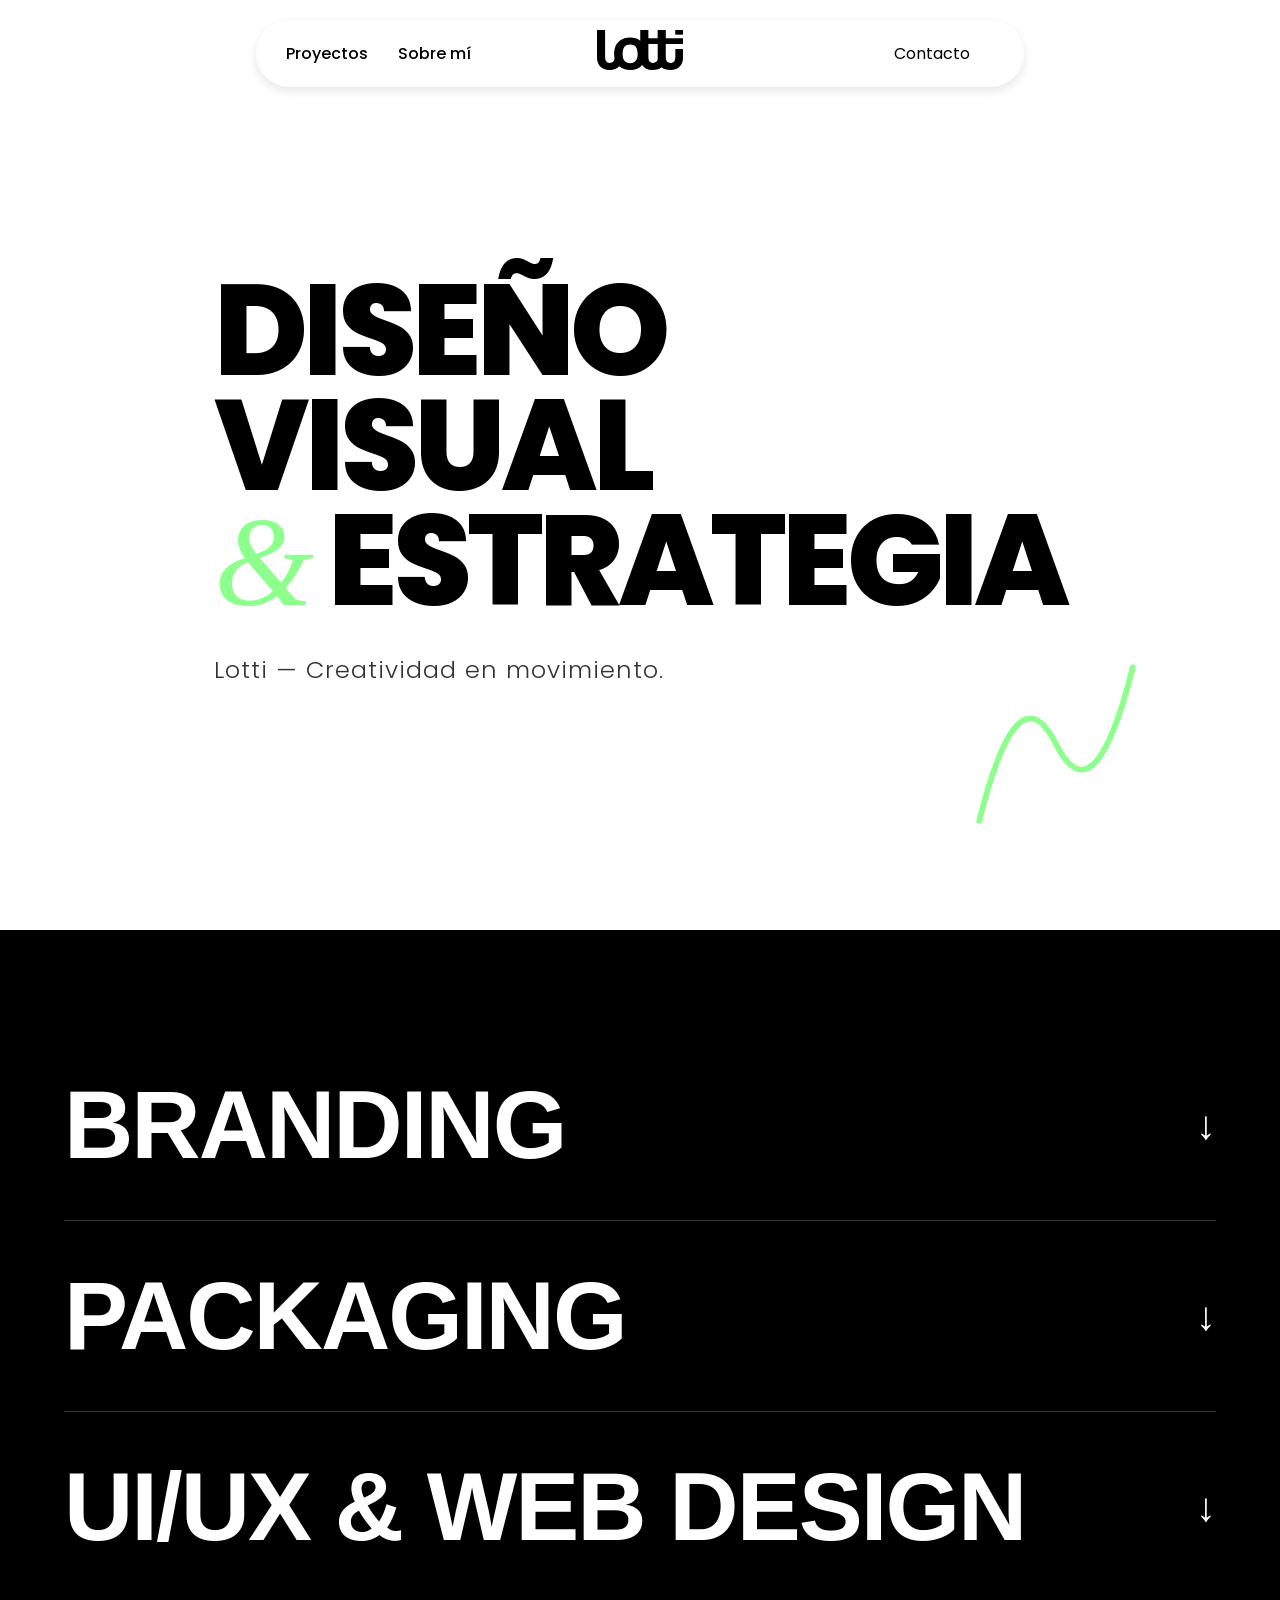
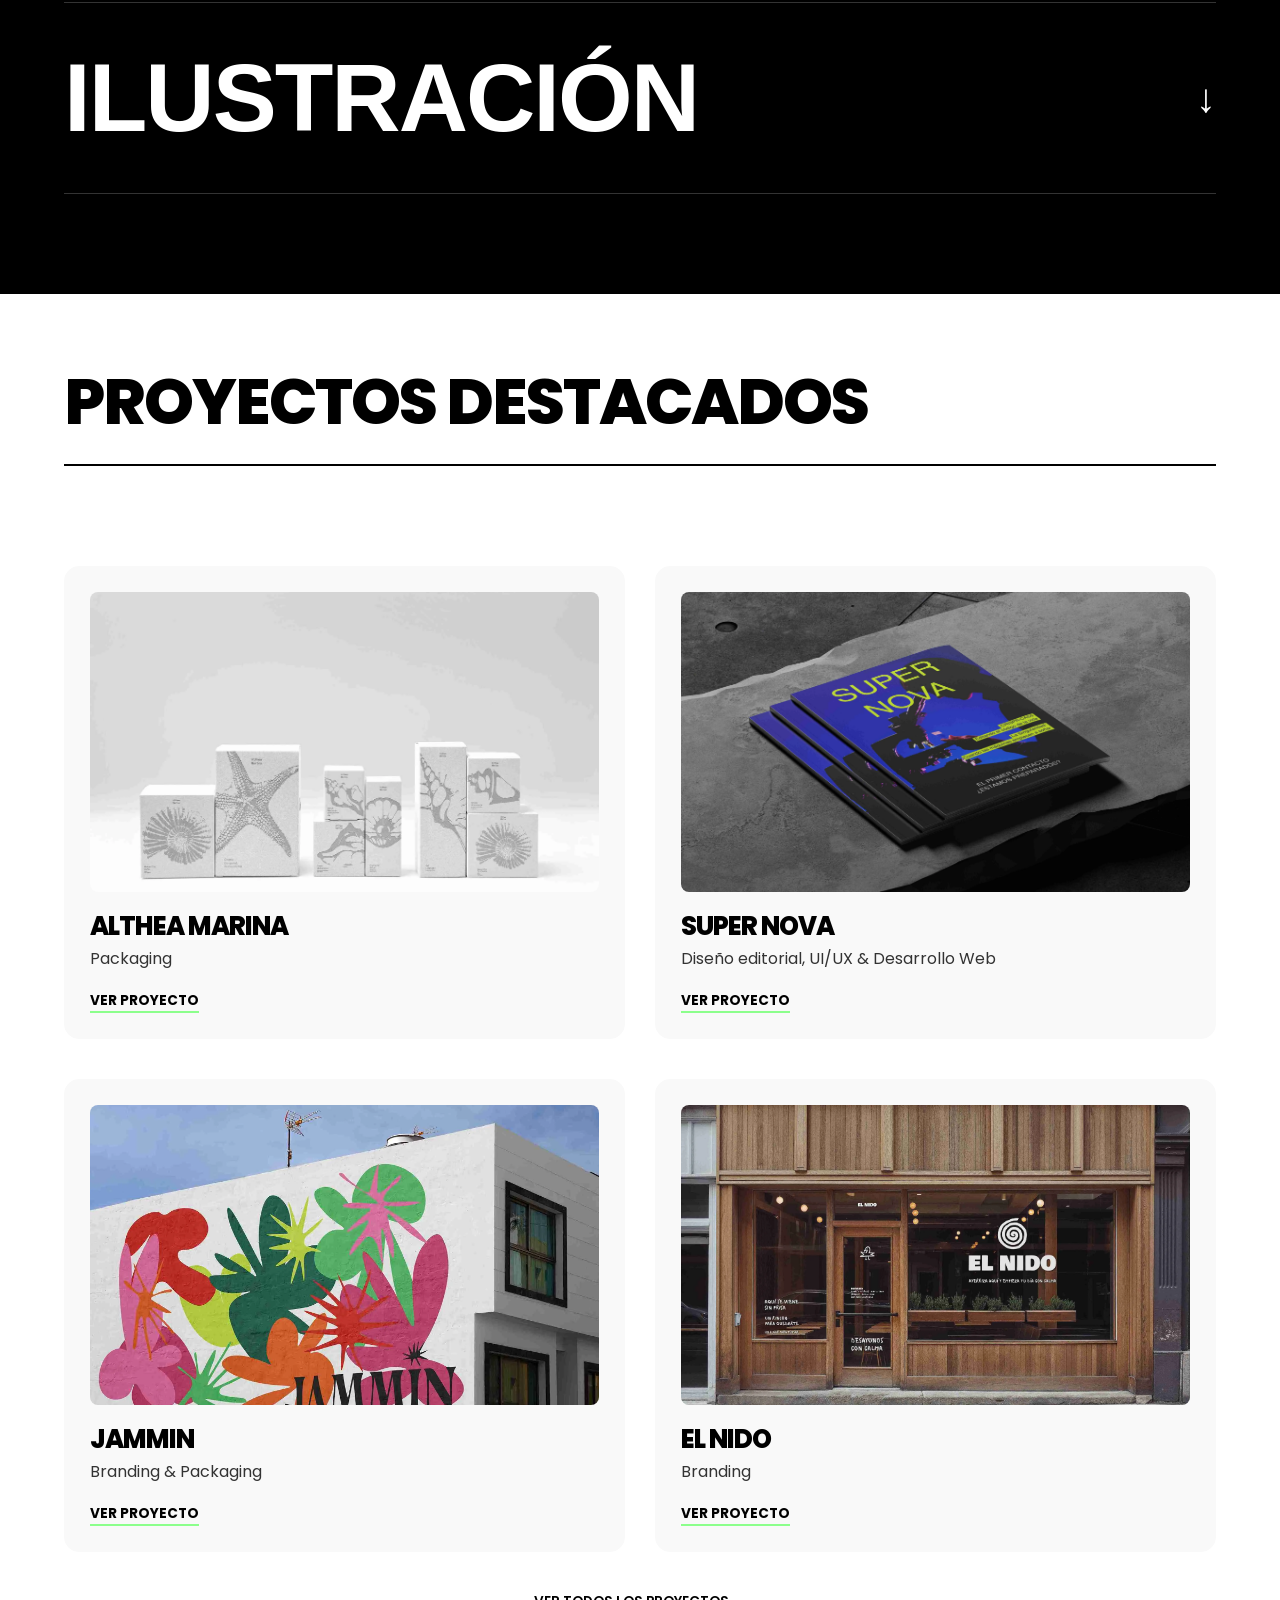
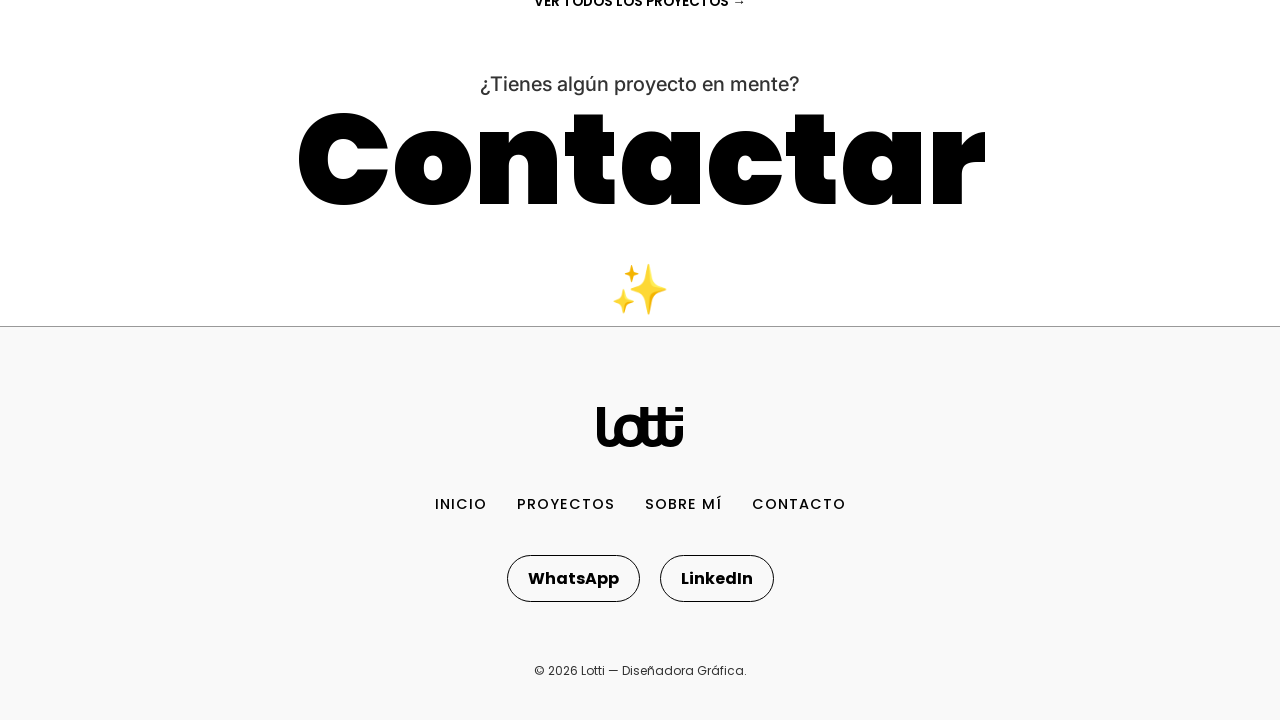
<file: index.html>
<!DOCTYPE html>
<html lang="es">

<head>
  <meta charset='utf-8'>
  <meta http-equiv='X-UA-Compatible' content='IE=edge'>
  <title>lotti</title>
  <link rel="preconnect" href="https://fonts.googleapis.com">
  <link rel="preconnect" href="https://fonts.gstatic.com" crossorigin>
  <link href="https://fonts.googleapis.com/css2?family=Inter:ital,opsz,wght@0,14..32,100..900;1,14..32,100..900&family=Open+Sans:ital,wght@0,300..800;1,300..800&family=Poppins:ital,wght@0,100;0,200;0,300;0,400;0,500;0,600;0,700;0,800;0,900;1,100;1,200;1,300;1,400;1,500;1,600;1,700;1,800;1,900&display=swap"
    rel="stylesheet">
  <link rel="icon" type="image/png" href="images/flavicon.png">
  <meta name='viewport' content='width=device-width, initial-scale=1'>
  <link rel='stylesheet' type='text/css' href='css/main.css'>
  <script src='js/main.js' defer></script>
</head>

<!-- BODY -->

<body>

  <!-- MENÚ DE NAVEGACIÓN -->
  <header class="header">
    <nav class="nav">

      <!-- MENÚ IZQUIERDO -->
      <div class="nav__left">
        <a href="proyectos.html" title="Ir a la página de Proyectos" class="nav__link">Proyectos</a>
        <a href="about.html" title="Ir a la página Sobre mí" class="nav__link">Sobre mí</a>
      </div>

      <!-- LOGO CENTRADO -->
      <div class="nav__logo">
        <a href="index.html" title="Ir a la página de Inicio">
          <img src="images/logonegro.svg" alt="logo" class="nav__logo-img">
        </a>
      </div>

      <!-- MENÚ DERECHO -->
      <div class="nav__right">
        <a href="contacto.html" title="Ir a la página de Contacto"
          class="nav__button nav__button--contacto">Contacto</a>

        <!-- BOTÓN HAMBURGUESA -->
        <button class="nav__hamburger" title="Abrir menú" onclick="toggleMenu()">
          <span class="nav__hamburger-line"></span>
          <span class="nav__hamburger-line"></span>
          <span class="nav__hamburger-line"></span>
        </button>
      </div>

    </nav>

    <!-- DENTRO DE LA HAMBURGUESA -->
    <div class="mobile-menu" id="mobileMenu">

      <a href="proyectos.html" title="Ir a la página de Proyectos">Proyectos</a>
      <a href="about.html" title="Ir a la página Sobre mí">Sobre mí</a>
      <a href="contacto.html" title="Ir a la página de Contacto">Contacto</a>

    </div>
  </header>

  <main>

    <!-- SECCIÓN HERO -->
    <section class="hero hero--minimal">
      <div class="hero__content">
        <h1 class="hero__title">
          DISEÑO<br>
          VISUAL<br>
          <span class="hero__ampersand">&</span> ESTRATEGIA
        </h1>
        <p class="hero__subtitle">
          Lotti — Creatividad en movimiento.
        </p>
      </div>

      <div class="hero__doodle"> <!-- GARABATO BAJO EL TITULO -->
        <svg class="hero__doodle-svg" viewBox="0 0 100 100" preserveAspectRatio="none">
          <path d="M10,90 Q30,10 50,50 T90,10" stroke="var(--accent-color)" stroke-width="3" fill="none"
            stroke-linecap="round" />
        </svg>
      </div>

    </section>

    <!-- SECCION DE SERVICIOS -->
    <section class="services services--dark">
      <!-- ACORDEÓN -->
      <div class="services__item">
        <button class="services__header" title="Branding" onclick="toggleService(this)">
          <span class="services__title">Branding</span>
          <span class="services__arrow">↓</span>
        </button>
        <div class="services__content">
          <p class="services__text">
            Identidades visuales con propósito. Desde el concepto hasta el manual de marca, ayudo a que tu negocio
            destaque y conecte con su audiencia real.
          </p>
        </div>
      </div>

      <div class="services__item">
        <button class="services__header" title="Packaging" onclick="toggleService(this)">
          <span class="services__title">Packaging</span>
          <span class="services__arrow">↓</span>
        </button>
        <div class="services__content">
          <p class="services__text">
            Empaques que cuentan historias. Cuido cada detalle táctil y visual para que la experiencia de unboxing sea
            inolvidable.
          </p>
        </div>
      </div>

      <div class="services__item">
        <button class="services__header" title="UI/UX & Web Design" onclick="toggleService(this)">
          <span class="services__title">UI/UX & Web Design</span>
          <span class="services__arrow">↓</span>
        </button>
        <div class="services__content">
          <p class="services__text">
            Interfaces intuitivas y estéticas. Desarrollo sitios web que no solo son bonitos, sino que están optimizados
            para la conversión y la experiencia de usuario.
          </p>
        </div>
      </div>

      <div class="services__item">
        <button class="services__header" title="Ilustración" onclick="toggleService(this)">
          <span class="services__title">Ilustración</span>
          <span class="services__arrow">↓</span>
        </button>
        <div class="services__content">
          <p class="services__text">
            Arte personalizado para proyectos únicos. Aporto ese toque humano y distintivo a través de ilustraciones
            digitales o analógicas a medida.
          </p>
        </div>
      </div>

    </section>

    <!-- SECCION DE PROYECTOS DESTACADOS -->

    <section class="portfolio">
      <h2 class="portfolio__title">
        PROYECTOS DESTACADOS
      </h2>

      <div class="portfolio__grid">

        <article class="project-card">
          <div class="project-card__image">
            <picture>
              <source srcset="images/AM0.webp.webp" type="image/webp">
              <source srcset="images/AM0.jpg" type="image/jpeg">
              <img src="images/AM0.jpg" alt="Althea Marina" class="project-card__img" loading="lazy">
            </picture>
          </div>
          <h3 class="project-card__title">Althea Marina</h3>
          <p class="project-card__category">Packaging</p>
          <a href="AltheaMarina.html" title="Ver proyecto Althea Marina" class="project-card__link">Ver proyecto</a>

        </article>

        <article class="project-card">
          <div class="project-card__image">
            <picture>
              <source srcset="images/SN2.webp.webp" type="image/webp">
              <source srcset="images/SN2.jpg" type="image/jpeg">
              <img src="images/SN2.jpg" alt="Super Nova" class="project-card__img" loading="lazy">
            </picture>
          </div>
          <h3 class="project-card__title">Super Nova</h3>
          <p class="project-card__category">Diseño editorial, UI/UX & Desarrollo Web</p>
          <a href="SuperNova.html" title="Ver proyecto Super Nova" class="project-card__link">Ver proyecto</a>
        </article>

        <article class="project-card">
          <div class="project-card__image">
            <picture>
              <source srcset="images/J0.webp.webp" type="image/webp">
              <source srcset="images/J0.jpg" type="image/jpeg">
              <img src="images/J0.jpg" alt="Jamin" class="project-card__img" loading="lazy">
            </picture>
          </div>
          <h3 class="project-card__title">Jammin</h3>
          <p class="project-card__category">Branding & Packaging</p>
          <a href="Jammin.html" title="Ver proyecto Jammin" class="project-card__link">Ver proyecto</a>
        </article>

        <article class="project-card">
          <div class="project-card__image">
            <picture>
              <source srcset="images/EN0.webp.webp" type="image/webp">
              <source srcset="images/EN0.jpg" type="image/jpeg">
              <img src="images/EN0.jpg" alt="EL NIDO" class="project-card__img" loading="lazy">
            </picture>
          </div>
          <h3 class="project-card__title">EL NIDO</h3>
          <p class="project-card__category">Branding</p>
          <a href="ELNIDO.html" title="Ver proyecto EL NIDO" class="project-card__link">Ver proyecto</a>
        </article>

      </div>

      <nav class="portfolio__footer">
        <a href="proyectos.html" title="Ver todos los proyectos" class="portfolio__view-all">
          Ver todos los proyectos →
        </a>
      </nav>

    </section>

    <!-- Contacto de la página de inicio -->
    <section class="contact">
      <div class="contact__container">
        <h4 class="contact__pretext">¿Tienes algún proyecto en mente?</h4>
        <a href="contacto.html" title="Ir a la página de Contacto" class="contact__link">
          <span class="contact__word">Contactar</span>
          <svg class="contact__scribble" viewBox="0 0 500 150" preserveAspectRatio="none">
            <path d="M9.3,127.3c49.3-3,150.7-7.6,199.7-7.4c121.9,0.4,269.9,11.2,281,21.1c11.4,10.2-114.3,10.1-167.2,10.2
        c-168.3,0.4-312.3-11.2-312.3-11.2s351.6-13,428.1-13.1" />
          </svg>
        </a>
        <div class="contact__decoration">
          <span>✨</span>
        </div>
      </div>
    </section>

  </main>

  <!-- FOOTER -->
  <footer class="footer">
    <div class="footer__container">
      <div class="nav__logo">
        <a href="index.html">
          <img src="images/logonegro.svg" alt="logo" class="nav__logo-img">
        </a>
      </div>

      <nav class="footer__nav">
        <a href="index.html" title="Ir a la página de Inicio" class="footer__link">Inicio</a>
        <a href="proyectos.html" title="Ir a la página de Proyectos" class="footer__link">Proyectos</a>
        <a href="about.html" title="Ir a la página Sobre mí" class="footer__link">Sobre mí</a>
        <a href="contacto.html" title="Ir a la página de Contacto" class="footer__link">Contacto</a>
      </nav>

      <div class="footer__social">
        <a href="https://wa.me/620171067?text=Hola%20quiero%20información" title="Abrir WhatsApp" target="_blank"
          rel="noreferrer" class="footer__social-link" aria-label="WhatsApp">
          <span class="social-icon">WhatsApp</span> </a>
        <a href="https://www.linkedin.com/in/carlota-ruiz-nu%C3%B1ez-675740191/" title="Abrir LinkedIn" target="_blank"
          rel="noreferrer" class="footer__social-link" aria-label="LinkedIn">
          <span class="social-icon">LinkedIn</span>
        </a>
      </div>

      <div class="footer__copy">
        <p>&copy; 2026 Lotti — Diseñadora Gráfica.</p>
      </div>
    </div>
  </footer>

</body>

</html>
</file>
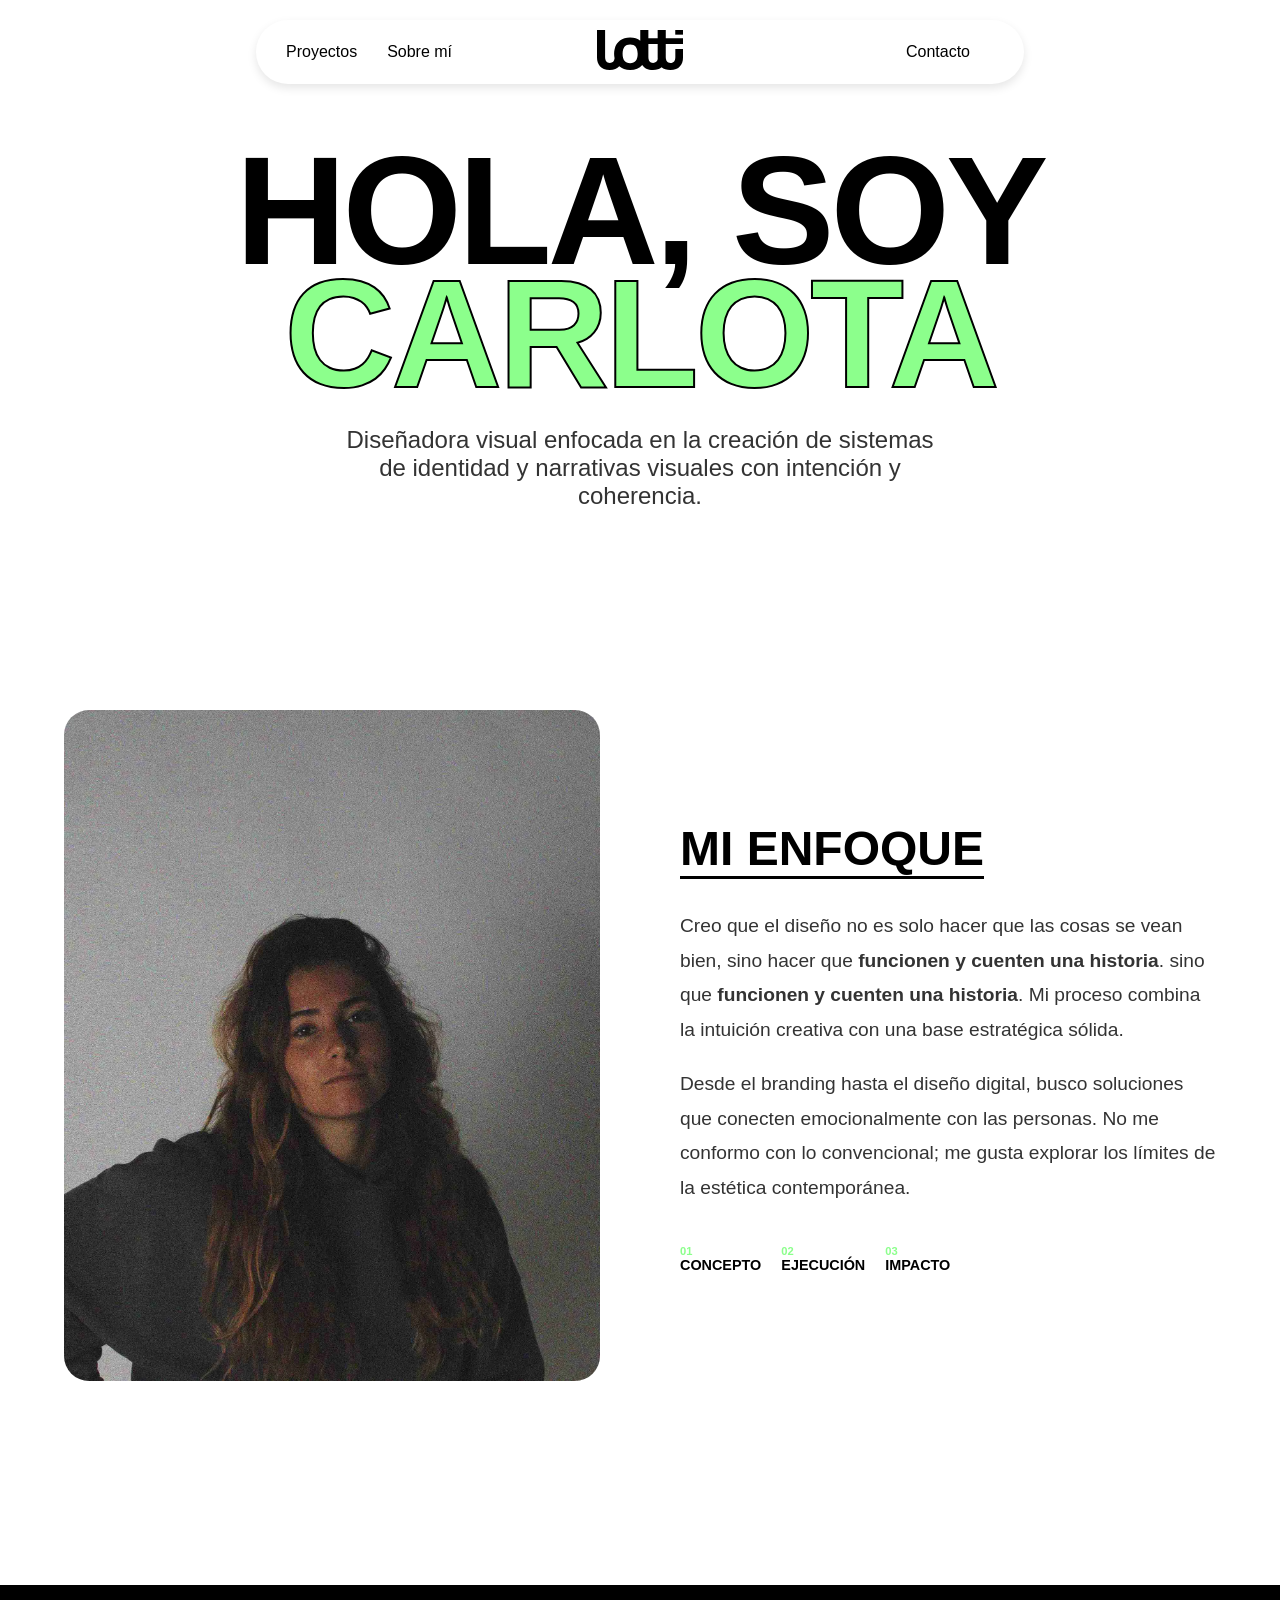
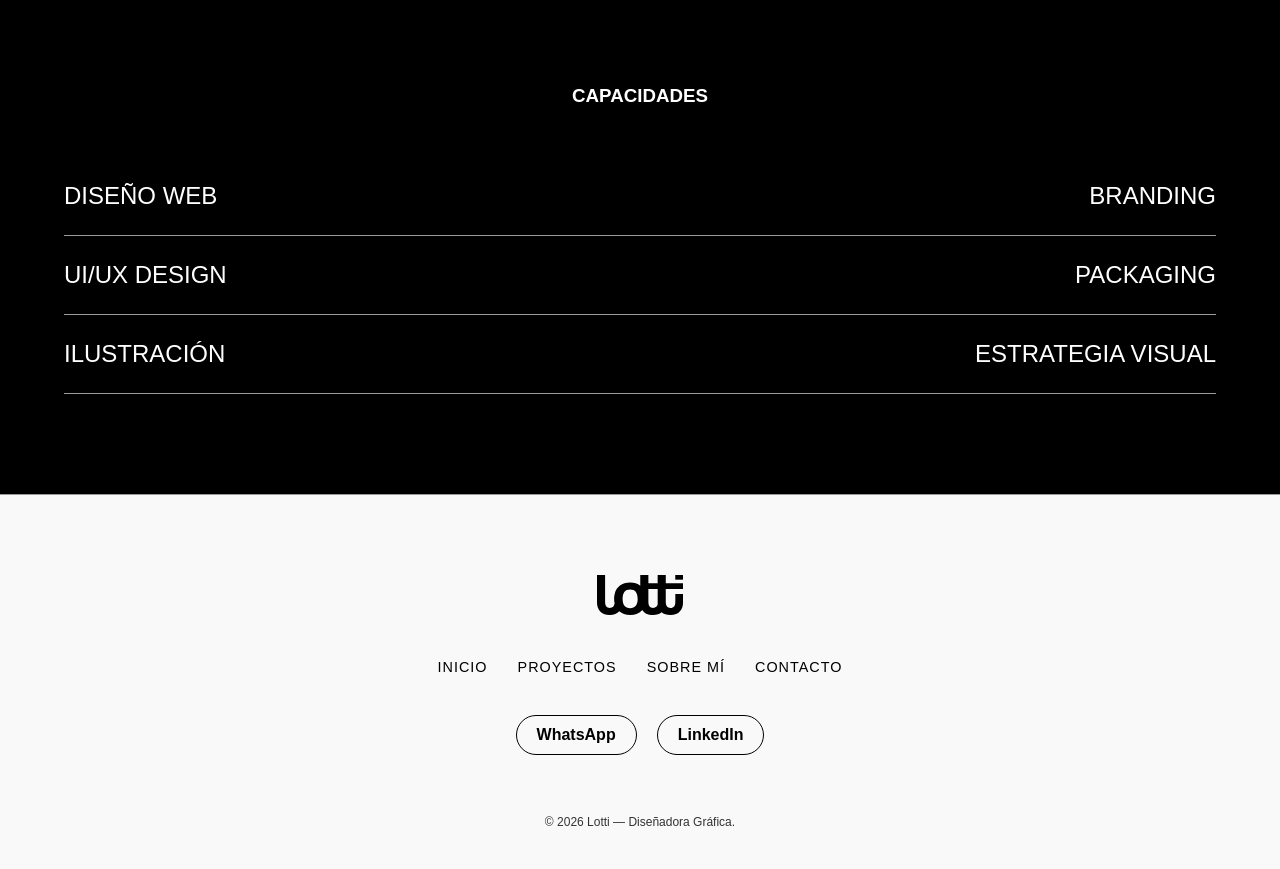
<file: about.html>
<!DOCTYPE html>
<html lang="es">

<head>
  <meta charset='utf-8'>
  <meta http-equiv='X-UA-Compatible' content='IE=edge'>
  <title>lotti</title>
  <link rel="icon" type="image/png" href="images/flavicon.png">
  <meta name='viewport' content='width=device-width, initial-scale=1'>
  <link rel='stylesheet' type='text/css' href='css/main.css'>
  <script src='js/main.js' defer></script>
</head>

<!-- BODY -->

<body>

  <!-- MENÚ DE NAVEGACIÓN -->
  <header class="header">
    <nav class="nav">

      <!-- MENÚ IZQUIERDO -->
      <div class="nav__left">
        <a href="proyectos.html" title="Ir a la página de Proyectos" class="nav__link">Proyectos</a>
        <a href="about.html" title="Ir a la página Sobre mí" class="nav__link">Sobre mí</a>
      </div>

      <!-- LOGO CENTRADO -->
      <div class="nav__logo">
        <a href="index.html"> 
          <img src="images/logonegro.svg" alt="logo" class="nav__logo-img">
        </a>
      </div>

      <!-- MENÚ DERECHO -->
      <div class="nav__right">
        <a href="contacto.html" title="Ir a la página de Contacto" class="nav__button nav__button--contacto">Contacto</a>
        <button class="nav__hamburger" title="Abrir menú" onclick="toggleMenu()">
          <span class="nav__hamburger-line"></span>
          <span class="nav__hamburger-line"></span>
          <span class="nav__hamburger-line"></span>
        </button>
      </div>

    </nav>

    <div class="mobile-menu" id="mobileMenu"> 

      <a href="proyectos.html" title="Ir a la página de Proyectos">Proyectos</a>
      <a href="about.html" title="Ir a la página Sobre mí">Sobre mí</a>
      <a href="contacto.html" title="Ir a la página de Contacto">Contacto</a>

    </div>
  </header>

  <main class="about">

    <section class="about__hero">
      <h1 class="about__title">
        HOLA, SOY <span class="about__highlight">CARLOTA</span>
      </h1>
      <p class="about__tagline">
        Diseñadora visual enfocada en la creación de sistemas de identidad y narrativas visuales con intención y
        coherencia.
      </p>
    </section>

    <section class="about__content"> 
      <div class="about__grid">
        <div class="about__image-wrapper">
          <picture>
            <source srcset="images/fotomia.webp.webp" type="image/webp">
            <source srcset="images/fotomia.jpg,jpg" type="image/jpeg">
            <img class="about__image" src="images/fotomia.jpg.jpg" alt="Carlota - Lotti" loading="lazy">
          </picture>
        </div>

        <div class="about__text">
          <h2 class="about__subtitle">MI ENFOQUE</h2>
          <p class="about__paragraph">
            Creo que el diseño no es solo hacer que las cosas se vean bien,
            sino hacer que <strong>funcionen y cuenten una historia</strong>.
            sino que <strong>funcionen y cuenten una historia</strong>.
            Mi proceso combina la intuición creativa con una base estratégica sólida.
          </p>
          <p class="about__paragraph">
            Desde el branding hasta el diseño digital, busco soluciones que conecten
            emocionalmente con las personas. No me conformo con lo convencional;
            me gusta explorar los límites de la estética contemporánea.
          </p>
          <div class="about__values">
            <div class="about__value">
              <span class="about__value-number">01</span>
              Concepto
            </div>
            <div class="about__value">
              <span class="about__value-number">02</span>
              Ejecución
            </div>
            <div class="about__value">
              <span class="about__value-number">03</span>
              Impacto
            </div>
          </div>
        </div>
      </div>
    </section>

    <section class="skills"> 

      <div class="skill__header">
        <h3>CAPACIDADES</h3>
      </div>

      <div class="skills__list">
        <div class="skills__row">
          <span class="skills__item">Diseño Web</span>
          <span class="skills__item">Branding</span>
        </div>

        <div class="skills__row">
          <span class="skills__item">UI/UX Design</span>
          <span class="skills__item">Packaging</span>
        </div>

        <div class="skills__row">
          <span class="skills__item">Ilustración</span>
          <span class="skills__item">Estrategia Visual</span>
        </div>
      </div>

    </section>

  </main>

  <!-- FOOTER -->
  <footer class="footer">
    <div class="footer__container">
      <div class="nav__logo">
        <a href="index.html" title="Ir a la página de Inicio">
          <img src="images/logonegro.svg" alt="logo" class="nav__logo-img">
        </a>
      </div>

      <nav class="footer__nav"> 
        <a href="index.html" title="Ir a la página de Inicio" class="footer__link">Inicio</a>
        <a href="proyectos.html" title="Ir a la página de Proyectos" class="footer__link">Proyectos</a>
        <a href="about.html" title="Ir a la página Sobre mí" class="footer__link">Sobre mí</a>
        <a href="contacto.html" title="Ir a la página de Contacto" class="footer__link">Contacto</a>
      </nav>

      <div class="footer__social">
        <a href="https://wa.me/620171067?text=Hola%20quiero%20información" title="Abrir WhatsApp" target="_blank" rel="noreferrer" class="footer__social-link" aria-label="WhatsApp">
          <span class="social-icon">WhatsApp</span> </a>
        <a href="https://www.linkedin.com/in/carlota-ruiz-nu%C3%B1ez-675740191/" title="Abrir LinkedIn" target="_blank" rel="noreferrer" class="footer__social-link" aria-label="LinkedIn">
          <span class="social-icon">LinkedIn</span>
        </a>
      </div>

      <div class="footer__copy">
        <p>&copy; 2026 Lotti — Diseñadora Gráfica.</p>
      </div>
    </div>
  </footer>

</body>

</html>
</file>
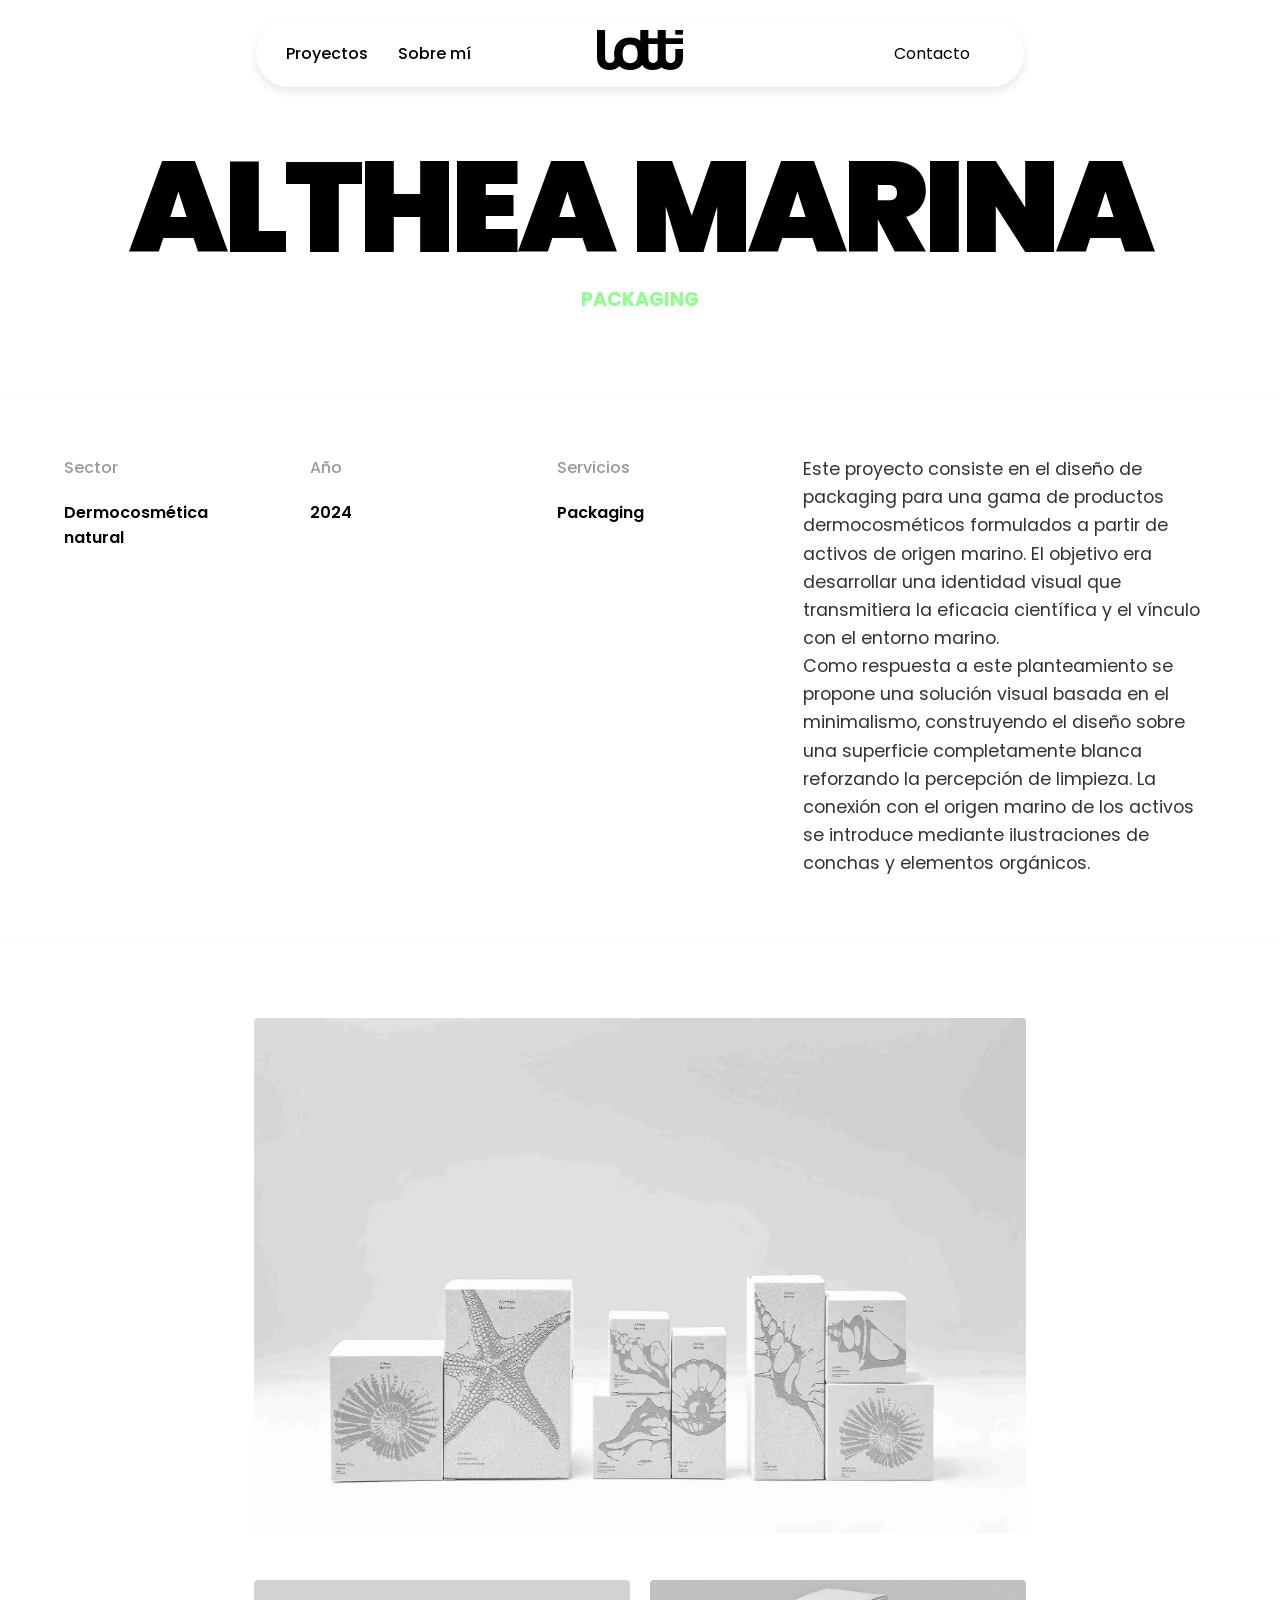
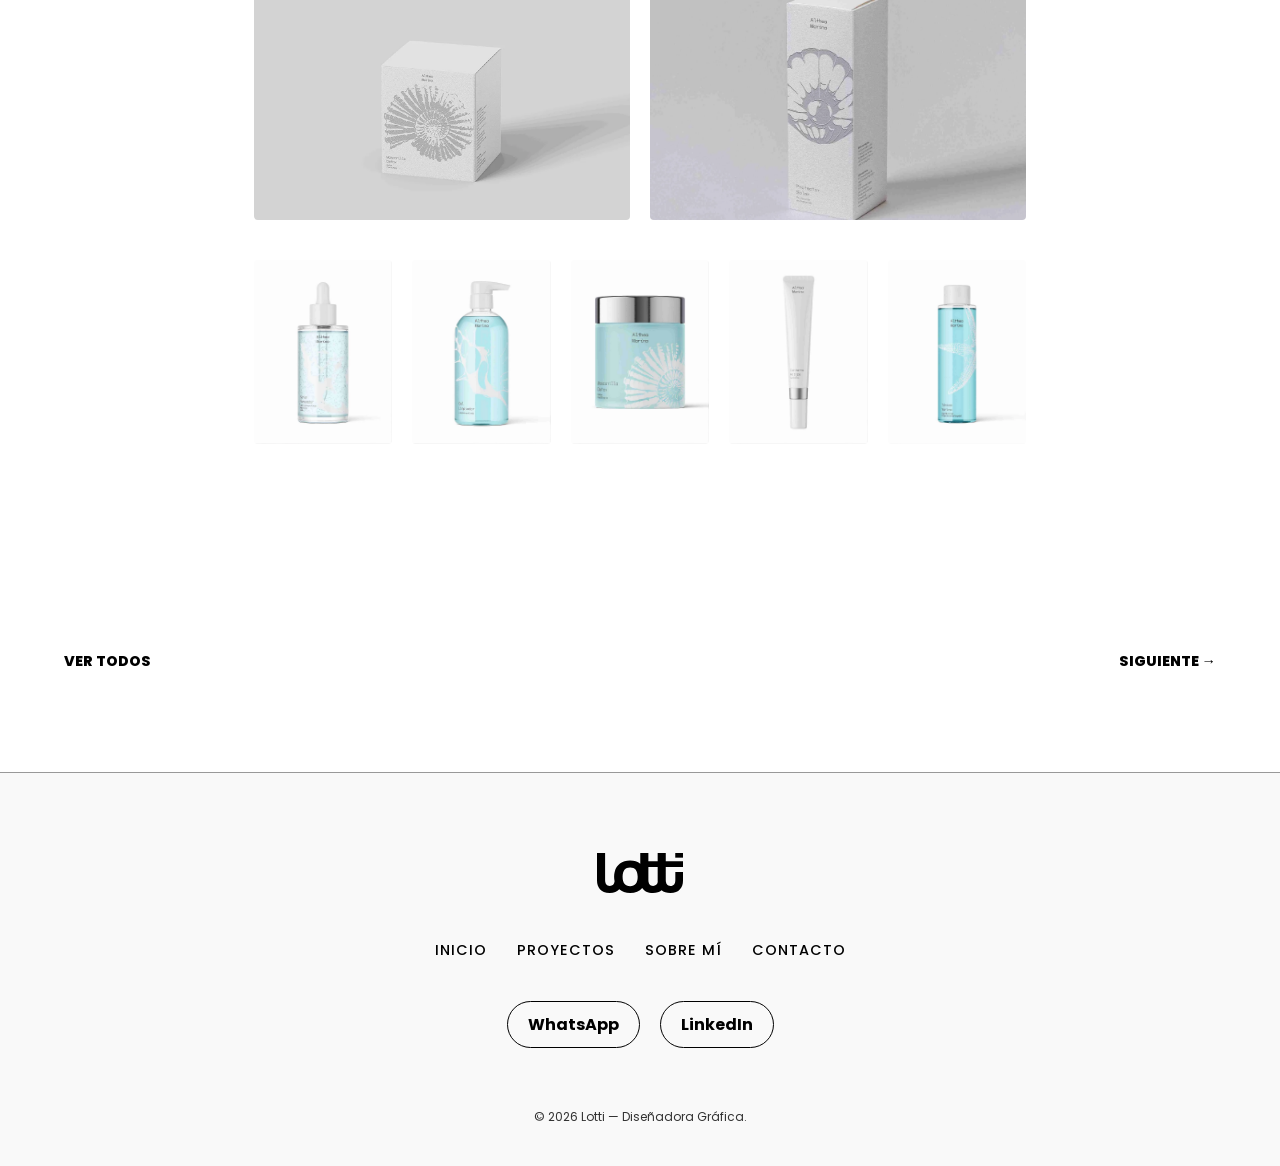
<file: AltheaMarina.html>
<!DOCTYPE html>
<html lang="es">

<head>
  <meta charset='utf-8'>
  <meta http-equiv='X-UA-Compatible' content='IE=edge'>
  <title>Althea Marina</title>
  <link rel="preconnect" href="https://fonts.googleapis.com">
  <link rel="preconnect" href="https://fonts.gstatic.com" crossorigin>
  <link href="https://fonts.googleapis.com/css2?family=Inter:ital,opsz,wght@0,14..32,100..900;1,14..32,100..900&family=Open+Sans:ital,wght@0,300..800;1,300..800&family=Poppins:ital,wght@0,100;0,200;0,300;0,400;0,500;0,600;0,700;0,800;0,900;1,100;1,200;1,300;1,400;1,500;1,600;1,700;1,800;1,900&display=swap" rel="stylesheet">
  <link rel="icon" type="image/png" href="images/flavicon.png">
  <meta name='viewport' content='width=device-width, initial-scale=1'>
  <link rel='stylesheet' type='text/css' href='css/main.css'>
  <script src='js/main.js' defer></script>
</head>



<!-- BODY -->

<body>
  <!-- MENÚ DE NAVEGACIÓN -->
  <header class="header">
    <nav class="nav">

      <!-- MENÚ IZQUIERDO -->
      <div class="nav__left">
        <a href="proyectos.html" title="Ir a la página de Proyectos" class="nav__link">Proyectos</a>
        <a href="about.html" title="Ir a la página Sobre mí" class="nav__link">Sobre mí</a>
      </div>

      <!-- LOGO CENTRADO -->
      <div class="nav__logo">
        <a href="index.html" title="Ir a la página de Inicio">
          <img src="images/logonegro.svg" alt="logo" class="nav__logo-img">
        </a>
      </div>

      <!-- MENÚ DERECHO -->
      <div class="nav__right">
        <a href="contacto.html" title="Ir a la página de Contacto"
          class="nav__button nav__button--contacto">Contacto</a>
        <button class="nav__hamburger" title="Abrir menú" onclick="toggleMenu()">
          <span class="nav__hamburger-line"></span>
          <span class="nav__hamburger-line"></span>
          <span class="nav__hamburger-line"></span>
        </button>
      </div>

    </nav>
    <div class="mobile-menu" id="mobileMenu">

      <a href="proyectos.html" title="Ir a la página de Proyectos">Proyectos</a>
      <a href="about.html" title="Ir a la página Sobre mí">Sobre mí</a>
      <a href="contacto.html" title="Ir a la página de Contacto">Contacto</a>

    </div>
  </header>


  <main class="project-single">
    <section class="project-hero">
      <h1 class="project-title">ALTHEA MARINA</h1>
      <p class="project-category">PACKAGING</p>
    </section>

    <section class="project-info-grid">
      <div class="info-item">
        <h2>Sector</h2>
        <p>Dermocosmética natural</p>
      </div>
      <div class="info-item">
        <h2>Año</h2>
        <p>2024</p>
      </div>
      <div class="info-item">
        <h2>Servicios</h2>
        <p>Packaging</p>
      </div>
      <div class="info-text">
        <p>Este proyecto consiste en el diseño de packaging para una gama de productos dermocosméticos formulados a
          partir de activos de origen marino. El objetivo
          era desarrollar una identidad visual que transmitiera la eficacia científica y el vínculo con el entorno
          marino.
          <br> Como respuesta a este planteamiento se propone una solución visual basada en el minimalismo, construyendo
          el diseño sobre
          una superficie completamente blanca reforzando la percepción de limpieza. La conexión con el origen marino de
          los activos se introduce mediante ilustraciones de conchas y elementos orgánicos.
        </p>
      </div>
    </section>

    <div class="project-gallery">

      <picture>
        <source srcset="images/AM0.webp.webp" type="image/webp">
        <source srcset="images/AM0.jpg" type="image/jpeg">
        <img src="images/AM0.jpg" alt="Imagen 1" class="full-width" loading="lazy">
      </picture>



      <div class="gallery-two-columns">
        <picture>
          <source srcset="images/AM1.webp.webp" type="image/webp">
          <source srcset="images/AM1.jpg" type="image/jpeg">
          <img src="images/AM1.jpg" alt="Imagen 2" loading="lazy">
        </picture>
        <picture>
          <source srcset="images/AM2.webp.webp" type="image/webp">
          <source srcset="images/AM2.jpg" type="image/jpeg">
          <img src="images/AM2.jpg" alt="Imagen 3" loading="lazy">
        </picture>
      </div>

      <div class="gallery-five-columns">
        <picture>
          <source srcset="images/AM3.webp.webp" type="image/webp">
          <source srcset="images/AM3.jpg" type="image/jpeg">
          <img src="images/AM3.jpg" alt="Imagen Althea Marina" loading="lazy">
        </picture>
        <picture>
          <source srcset="images/AM4.webp.webp" type="image/webp">
          <source srcset="images/AM4.jpg" type="image/jpeg">
          <img src="images/AM4.jpg" alt="Imagen 5" loading="lazy">
        </picture>
        <picture>
          <source srcset="images/AM5.webp.webp" type="image/webp">
          <source srcset="images/AM5.jpg" type="image/jpeg">
          <img src="images/AM5.jpg" alt="Imagen 6" loading="lazy">
        </picture>
        <picture>
          <source srcset="images/AM6.webp.webp" type="image/webp">
          <source srcset="images/AM6.jpg" type="image/jpeg">
          <img src="images/AM6.jpg" alt="Imagen 7" loading="lazy">
        </picture>
        <picture>
          <source srcset="images/AM7.webp.webp" type="image/webp">
          <source srcset="images/AM7.jpg" type="image/jpeg">
          <img src="images/AM7.jpg" alt="Imagen 8" loading="lazy">
        </picture>
      </div>

    </div>

    <nav class="project-pagination">

      <a href="proyectos.html" class="back-grid" title="Volver a la galería de proyectos">Ver todos</a>
      <a href="Jammin.html" class="next-project" title="Ir al siguiente proyecto">Siguiente →</a>
    </nav>
  </main>


  <!-- FOOTER -->
  <footer class="footer">
    <div class="footer__container">
      <div class="nav__logo">
        <a href="index.html" title="Ir a la página de Inicio">
          <img src="images/logonegro.svg" alt="logo" class="nav__logo-img">
        </a>
      </div>

      <nav class="footer__nav">
        <a href="index.html" title="Ir a la página de Inicio" class="footer__link">Inicio</a>
        <a href="proyectos.html" title="Ir a la página de Proyectos" class="footer__link">Proyectos</a>
        <a href="about.html" title="Ir a la página Sobre mí" class="footer__link">Sobre mí</a>
        <a href="contacto.html" title="Ir a la página de Contacto" class="footer__link">Contacto</a>
      </nav>

      <div class="footer__social">
        <a href="https://wa.me/620171067?text=Hola%20quiero%20información" title="Abrir WhatsApp" target="_blank"
          rel="noreferrer" class="footer__social-link" aria-label="WhatsApp">
          <span class="social-icon">WhatsApp</span> </a>
        <a href="https://www.linkedin.com/in/carlota-ruiz-nu%C3%B1ez-675740191/" title="Abrir LinkedIn" target="_blank"
          rel="noreferrer" class="footer__social-link" aria-label="LinkedIn">
          <span class="social-icon">LinkedIn</span>
        </a>
      </div>

      <div class="footer__copy">
        <p>&copy; 2026 Lotti — Diseñadora Gráfica.</p>
      </div>
    </div>
  </footer>

</body>

</html>
</file>
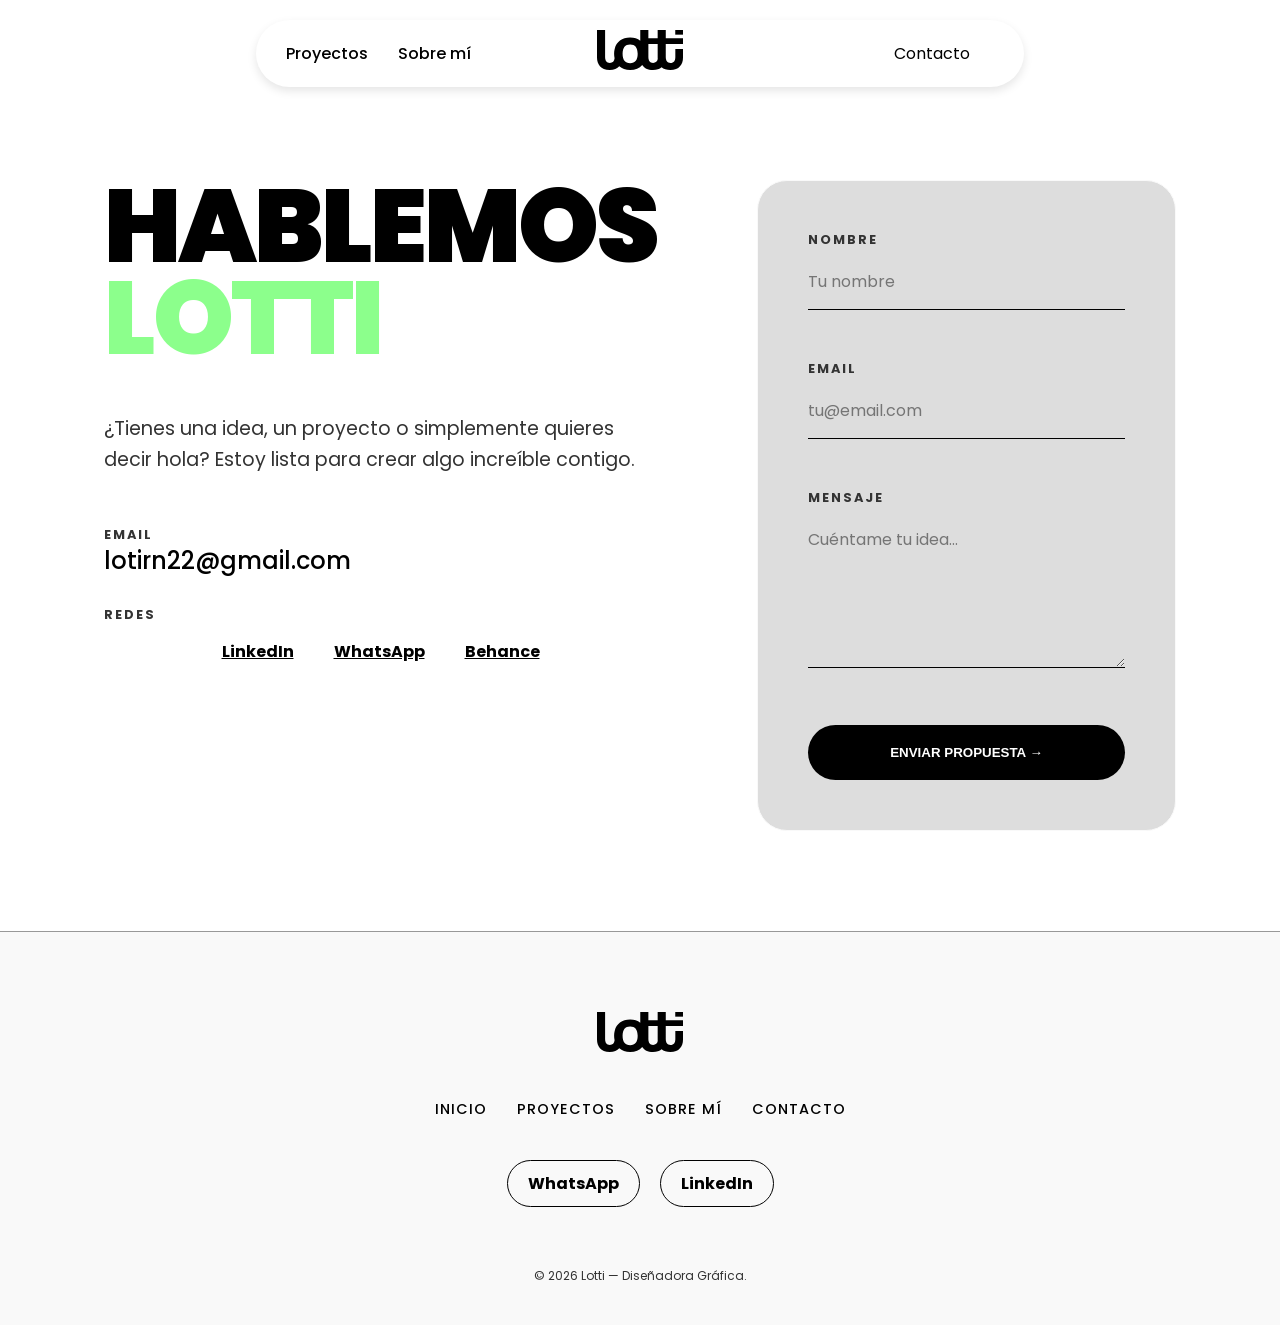
<file: contacto.html>
<!DOCTYPE html>
<html lang="es">

<head>
  <meta charset='utf-8'>
  <meta http-equiv='X-UA-Compatible' content='IE=edge'>
  <title>lotti</title>
  <link rel="preconnect" href="https://fonts.googleapis.com">
  <link rel="preconnect" href="https://fonts.gstatic.com" crossorigin>
  <link href="https://fonts.googleapis.com/css2?family=Inter:ital,opsz,wght@0,14..32,100..900;1,14..32,100..900&family=Open+Sans:ital,wght@0,300..800;1,300..800&family=Poppins:ital,wght@0,100;0,200;0,300;0,400;0,500;0,600;0,700;0,800;0,900;1,100;1,200;1,300;1,400;1,500;1,600;1,700;1,800;1,900&display=swap" rel="stylesheet">
  <link rel="icon" type="image/png" href="images/flavicon.png">
  <meta name='viewport' content='width=device-width, initial-scale=1'>
  <link rel='stylesheet' type='text/css' href='css/main.css'>
  <script src='js/main.js' defer></script>
</head>

<!-- BODY -->

<body>

  <!-- MENÚ DE NAVEGACIÓN -->
  <header class="header">
    <nav class="nav">

      <!-- MENÚ IZQUIERDO -->
      <div class="nav__left">
        <a href="proyectos.html" title="Ir a la página de Proyectos" class="nav__link">Proyectos</a>
        <a href="about.html" title="Ir a la página Sobre mí" class="nav__link">Sobre mí</a>
      </div>

      <!-- LOGO CENTRADO -->
      <div class="nav__logo">
        <a href="index.html" title="Ir a la página de Inicio">
          <img src="images/logonegro.svg" alt="logo" class="nav__logo-img">
        </a>
      </div>

      <!-- MENÚ DERECHO -->
      <div class="nav__right">
        <a href="contacto.html" title="Ir a la página de Contacto"
          class="nav__button nav__button--contacto">Contacto</a>
        <button class="nav__hamburger" title="Abrir menú" onclick="toggleMenu()">
          <span class="nav__hamburger-line"></span>
          <span class="nav__hamburger-line"></span>
          <span class="nav__hamburger-line"></span>
        </button>
      </div>

    </nav>
    <div class="mobile-menu" id="mobileMenu">

      <a href="proyectos.html" title="Ir a la página de Proyectos">Proyectos</a>
      <a href="about.html" title="Ir a la página Sobre mí">Sobre mí</a>
      <a href="contacto.html" title="Ir a la página de Contacto">Contacto</a>

    </div>
  </header>

  <main class="hablemos">

    <section class="contact__hero">
      <div class="contact__grid">
        <div class="contact__info">
          <h1 class="contact__title">
            Hablemos <span class="contact__highlight">Lotti</span>
          </h1>
          <p class="contact__description">
            ¿Tienes una idea, un proyecto o simplemente quieres decir hola?
            Estoy lista para crear algo increíble contigo.
          </p>
          <div class="contact__details">
            <div class="contact__detail">
              <span class="contact__label">Email</span>
              <a href="mailto:lotirn22@gmail.com" class="contact__link">
                lotirn22@gmail.com
              </a>
            </div>
            <div class="contact__detail">
              <span class="contact__label">Redes</span>
              <div class="contact__social">
                <a href="https://www.linkedin.com/in/carlota-ruiz-nu%C3%B1ez-675740191/" class="contact__social-link"
                  target="_blank" rel="noreferrer" aria-label="LinkedIn">LinkedIn</a>
                <a href="https://wa.me/620171067?text=Hola%20quiero%20información" class="contact__social-link"
                  target="_blank" rel="noreferrer" aria-label="WhatsApp">WhatsApp</a>
                <a href="https://www.behance.net/carlotaruiznuez" class="contact__social-link" target="_blank"
                  rel="noreferrer" aria-label="Behance">Behance</a>
              </div>
            </div>
          </div>
        </div>

        <div class="contact__form-wrapper">
          <form action="#" method="POST" class="contact__form">
            <div class="contact__field">
              <label for="nombre" class="contact__label">Nombre</label>
              <input type="text" title="Introduce tu nombre" id="nombre" name="nombre" class="contact__input"
                placeholder="Tu nombre" required>
            </div>

            <div class="contact__field">
              <label for="email" class="contact__label">Email</label>
              <input type="email" title="Introduce tu email" id="email" name="email" class="contact__input"
                placeholder="tu@email.com" required>
            </div>

            <div class="contact__field">
              <label for="mensaje" class="contact__label">Mensaje</label>
              <textarea title="Introduce tu mensaje" id="mensaje" name="mensaje" rows="5" class="contact__textarea"
                placeholder="Cuéntame tu idea..." required></textarea>
            </div>

            <button type="submit" class="contact__button">
              Enviar propuesta →
            </button>
          </form>
        </div>
      </div>

    </section>

  </main>


  <!-- FOOTER -->
  <footer class="footer">
    <div class="footer__container">
      <div class="nav__logo">
        <a href="index.html" title="Ir a la página de Inicio">
          <img src="images/logonegro.svg" alt="logo" class="nav__logo-img">
        </a>
      </div>

      <nav class="footer__nav">
        <a href="index.html" title="Ir a la página de Inicio" class="footer__link">Inicio</a>
        <a href="proyectos.html" title="Ir a la página de Proyectos" class="footer__link">Proyectos</a>
        <a href="about.html" title="Ir a la página Sobre mí" class="footer__link">Sobre mí</a>
        <a href="contacto.html" title="Ir a la página de Contacto" class="footer__link">Contacto</a>
      </nav>

      <div class="footer__social">
        <a href="https://wa.me/620171067?text=Hola%20quiero%20información" title="Abrir WhatsApp" target="_blank"
          rel="noreferrer" class="footer__social-link" aria-label="WhatsApp">
          <span class="social-icon">WhatsApp</span> </a>
        <a href="https://www.linkedin.com/in/carlota-ruiz-nu%C3%B1ez-675740191/" title="Abrir LinkedIn" target="_blank"
          rel="noreferrer" class="footer__social-link" aria-label="LinkedIn">
          <span class="social-icon">LinkedIn</span>
        </a>
      </div>

      <div class="footer__copy">
        <p>&copy; 2026 Lotti — Diseñadora Gráfica.</p>
      </div>
    </div>
  </footer>

</body>

</html>
</file>
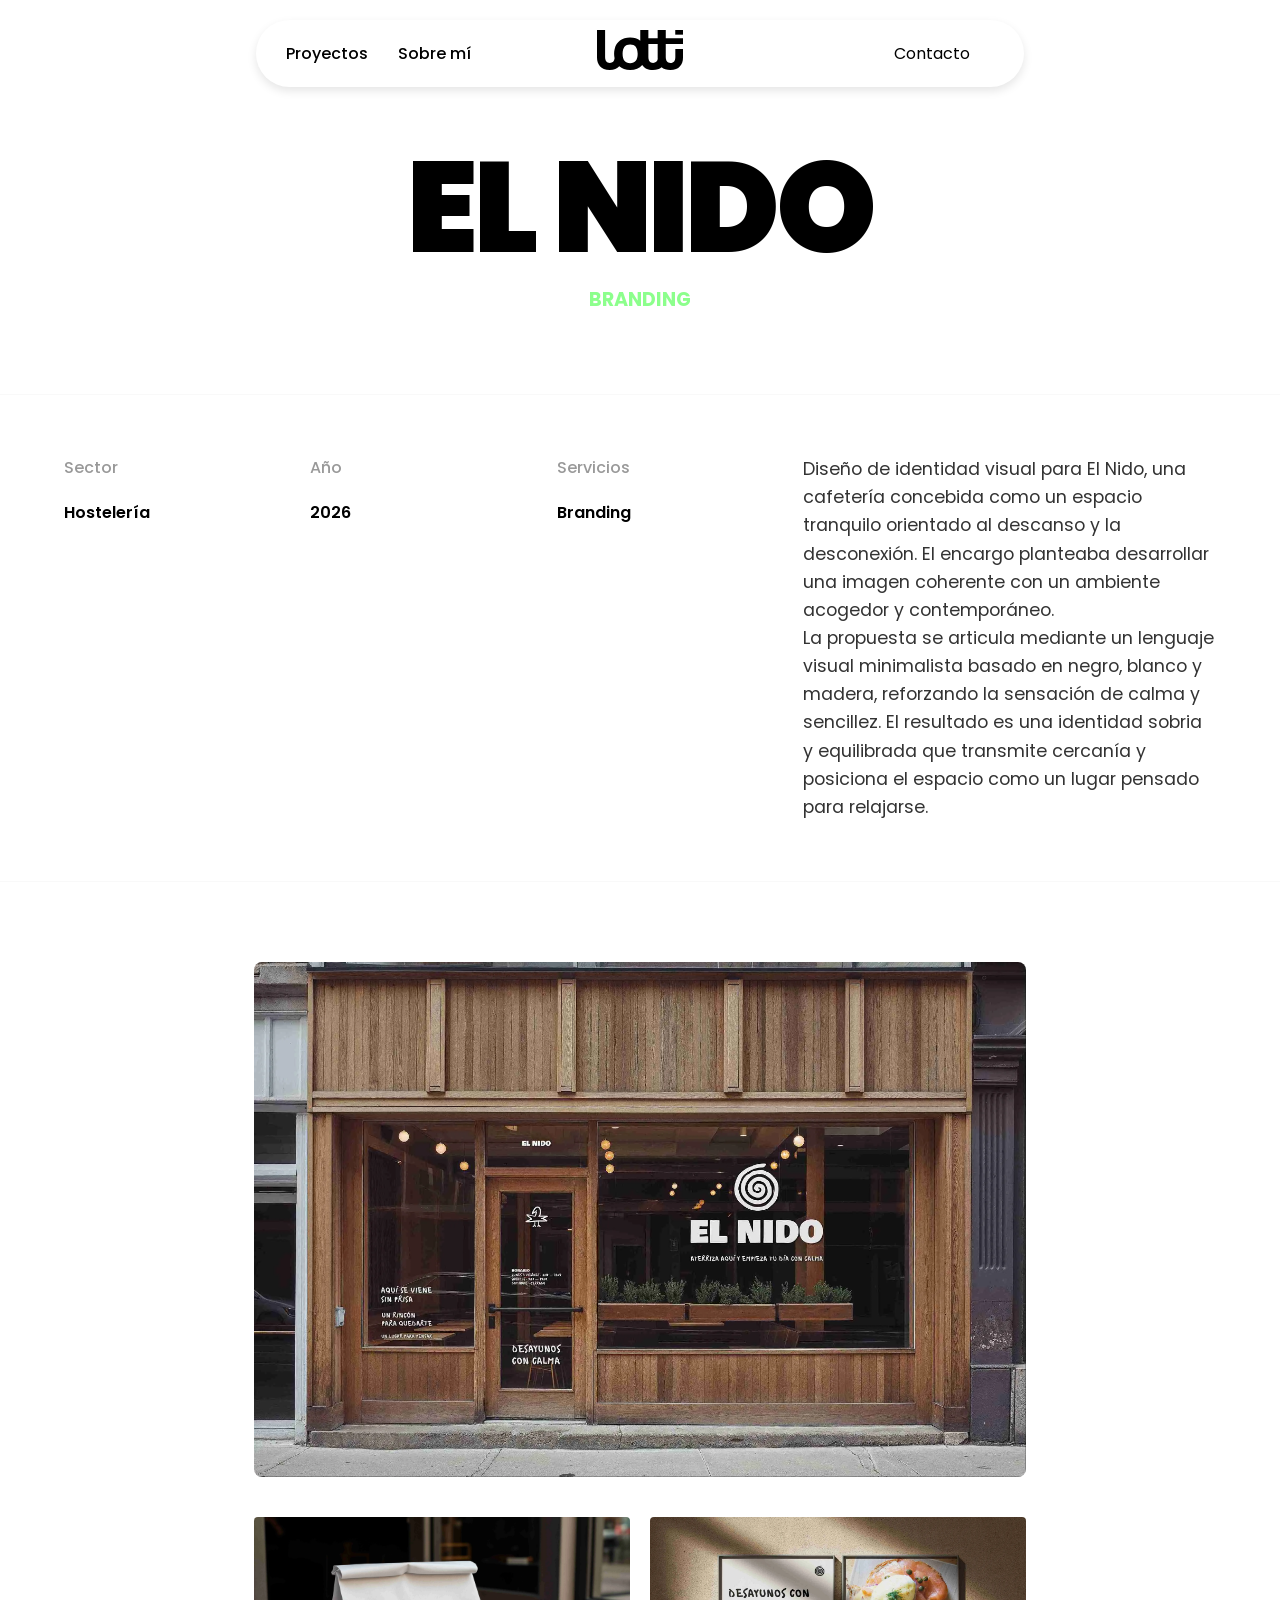
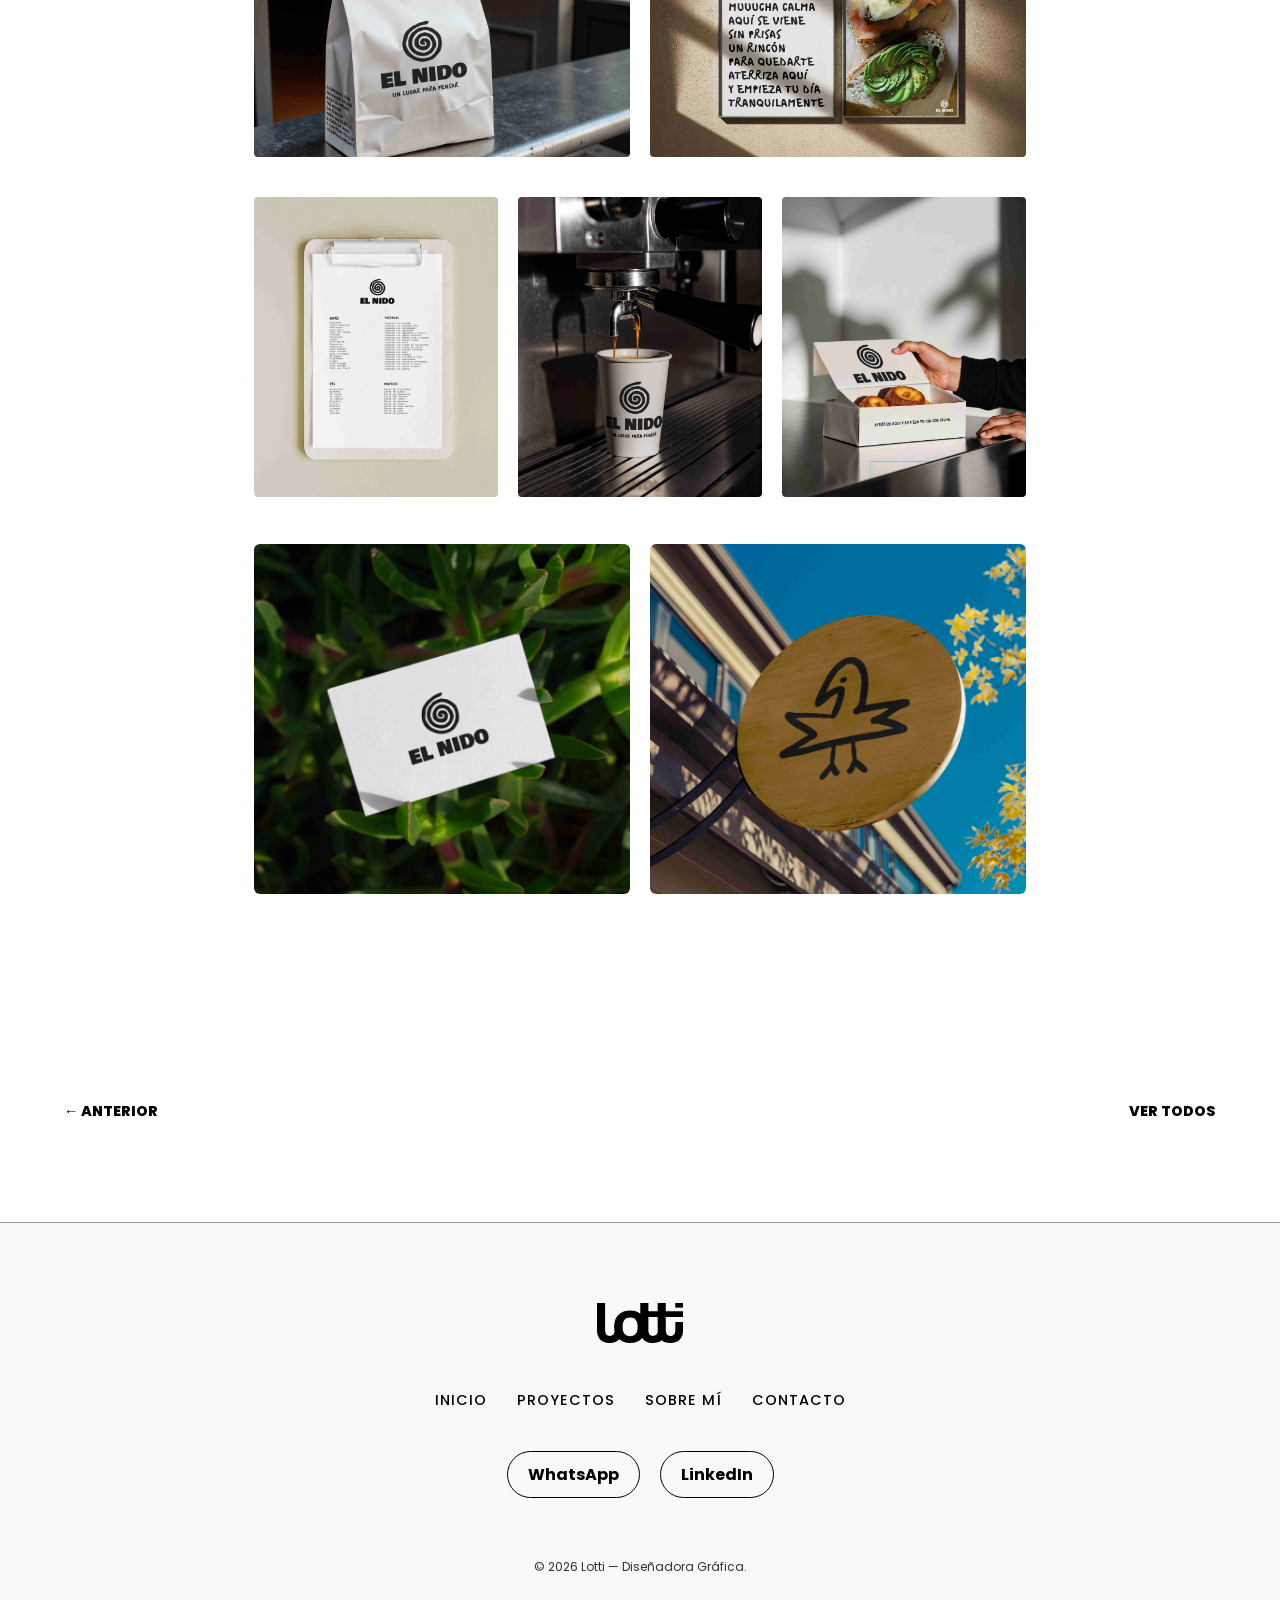
<file: ELNIDO.html>
<!DOCTYPE html>
<html lang="es">

<head>
    <meta charset='utf-8'>
    <meta http-equiv='X-UA-Compatible' content='IE=edge'>
    <title>lotti</title>
    <link rel="preconnect" href="https://fonts.googleapis.com">
    <link rel="preconnect" href="https://fonts.gstatic.com" crossorigin>
    <link href="https://fonts.googleapis.com/css2?family=Inter:ital,opsz,wght@0,14..32,100..900;1,14..32,100..900&family=Open+Sans:ital,wght@0,300..800;1,300..800&family=Poppins:ital,wght@0,100;0,200;0,300;0,400;0,500;0,600;0,700;0,800;0,900;1,100;1,200;1,300;1,400;1,500;1,600;1,700;1,800;1,900&display=swap" rel="stylesheet">
    <link rel="icon" type="image/png" href="images/flavicon.png">
    <meta name='viewport' content='width=device-width, initial-scale=1'>
    <link rel='stylesheet' type='text/css' href='css/main.css'>
    <script src='js/main.js' defer></script>
</head>



<!-- BODY -->

<body>

    <!-- MENÚ DE NAVEGACIÓN -->
    <header class="header">
        <nav class="nav">

            <!-- MENÚ IZQUIERDO -->
            <div class="nav__left">
                <a href="proyectos.html" title="Ir a la página de Proyectos" class="nav__link">Proyectos</a>
                <a href="about.html" title="Ir a la página Sobre mí" class="nav__link">Sobre mí</a>
            </div>

            <!-- LOGO CENTRADO -->
            <div class="nav__logo">
                <a href="index.html" title="Ir a la página de Inicio">
                    <img src="images/logonegro.svg" alt="logo" class="nav__logo-img">
                </a>
            </div>

            <!-- MENÚ DERECHO -->
            <div class="nav__right">
                <a href="contacto.html" title="Ir a la página de Contacto"
                    class="nav__button nav__button--contacto">Contacto</a>
                <button class="nav__hamburger" title="Abrir menú" onclick="toggleMenu()">
                    <span class="nav__hamburger-line"></span>
                    <span class="nav__hamburger-line"></span>
                    <span class="nav__hamburger-line"></span>
                </button>
            </div>

        </nav>
        <div class="mobile-menu" id="mobileMenu">

            <a href="proyectos.html" title="Ir a la página de Proyectos">Proyectos</a>
            <a href="about.html" title="Ir a la página Sobre mí">Sobre mí</a>
            <a href="contacto.html" title="Ir a la página de Contacto">Contacto</a>

        </div>
    </header>

    <main class="project-single">
        <section class="project-hero">
            <h1 class="project-title">EL NIDO</h1>
            <p class="project-category">Branding</p>
        </section>

        <section class="project-info-grid">
            <div class="info-item">
                <h2>Sector</h2>
                <p>Hostelería</p>
            </div>
            <div class="info-item">
                <h2>Año</h2>
                <p>2026</p>
            </div>
            <div class="info-item">
                <h2>Servicios</h2>
                <p>Branding</p>
            </div>
            <div class="info-text">
                <p>Diseño de identidad visual para El Nido, una cafetería concebida como un espacio tranquilo
                    orientado al descanso y la desconexión. El encargo planteaba desarrollar una imagen coherente con un
                    ambiente acogedor y contemporáneo.
                    <br>
                    La propuesta se articula mediante un lenguaje visual minimalista basado en negro, blanco y madera,
                    reforzando la sensación de calma y sencillez. El resultado es una identidad sobria y equilibrada que
                    transmite cercanía y posiciona el espacio como un lugar pensado para relajarse.
                </p>
            </div>
        </section>

        <div class="project-gallery">

            <!-- 1 imagen grande -->
            <div class="gallery-hero">
                <picture>
                    <source srcset="images/EN0.webp.webp" type="image/webp">
                    <source srcset="images/EN0.jpg" type="image/jpeg">
                    <img src="images/EN0.jpg" alt="Imagen Principal" loading="lazy">
                </picture>
            </div>

            <!-- fila 2 imágenes -->
            <div class="gallery-two-columns">
                <picture>
                    <source srcset="images/EN1.webp.webp" type="image/webp">
                    <source srcset="images/EN1.jpg" type="image/jpeg">
                    <img src="images/EN1.jpg" alt="Imagen 2" loading="lazy">
                </picture>
                <picture>
                    <source srcset="images/EN4.webp.webp" type="image/webp">
                    <source srcset="images/EN4.jpg" type="image/jpeg">
                    <img src="images/EN4.jpg" alt="Imagen 3" loading="lazy">
                </picture>
            </div>

            <!-- fila 3 imágenes -->
            <div class="gallery-three-columns">
                <picture>
                    <source srcset="images/EN3.webp.webp" type="image/webp">
                    <source srcset="images/EN3.jpg" type="image/jpeg">
                    <img src="images/EN3.jpg" alt="Imagen 4" loading="lazy">
                </picture>
                <picture>
                    <source srcset="images/EN2.webp.webp" type="image/webp">
                    <source srcset="images/EN2.jpg" type="image/jpeg">
                    <img src="images/EN2.jpg" alt="Imagen 5" loading="lazy">
                </picture>
                <picture>
                    <source srcset="images/EN5.webp.webp" type="image/webp">
                    <source srcset="images/EN5.jpg" type="image/jpeg">
                    <img src="images/EN5.jpg" alt="Imagen 6" loading="lazy">
                </picture>
            </div>

            <!-- NUEVA FILA EDITORIAL (2 horizontales) -->
            <div class="gallery-editorial">
                <picture>
                    <source srcset="images/EN6.webp.webp" type="image/webp">
                    <source srcset="images/EN6.jpg" type="image/jpeg">
                    <img src="images/EN6.jpg" alt="Imagen 7" loading="lazy">
                </picture>
                <picture>
                    <source srcset="images/EN7.webp.webp" type="image/webp">
                    <source srcset="images/EN7.jpg" type="image/jpeg">
                    <img src="images/EN7.jpg" alt="Imagen 8" loading="lazy">
                </picture>
            </div>

        </div>

        <nav class="project-pagination">
            <a href="Purebeat.html" title="Ver proyecto anterior" class="prev-project">← Anterior</a>
            <a href="proyectos.html" title="Ver todos los proyectos" class="back-grid">Ver todos</a>
        </nav>
    </main>




    <!-- FOOTER -->
    <footer class="footer">
        <div class="footer__container">
            <div class="nav__logo">
                <a href="index.html" title="Ir a la página de Inicio">
                    <img src="images/logonegro.svg" alt="logo" class="nav__logo-img">
                </a>
            </div>

            <nav class="footer__nav">
                <a href="index.html" title="Ir a la página de Inicio" class="footer__link">Inicio</a>
                <a href="proyectos.html" title="Ir a la página de Proyectos" class="footer__link">Proyectos</a>
                <a href="about.html" title="Ir a la página Sobre mí" class="footer__link">Sobre mí</a>
                <a href="contacto.html" title="Ir a la página de Contacto" class="footer__link">Contacto</a>
            </nav>

            <div class="footer__social">
                <a href="https://wa.me/620171067?text=Hola%20quiero%20información" title="Abrir WhatsApp"
                    target="_blank" rel="noreferrer" class="footer__social-link" aria-label="WhatsApp">
                    <span class="social-icon">WhatsApp</span> </a>
                <a href="https://www.linkedin.com/in/carlota-ruiz-nu%C3%B1ez-675740191/" title="Abrir LinkedIn"
                    target="_blank" rel="noreferrer" class="footer__social-link" aria-label="LinkedIn">
                    <span class="social-icon">LinkedIn</span>
                </a>
            </div>

            <div class="footer__copy">
                <p>&copy; 2026 Lotti — Diseñadora Gráfica.</p>
            </div>
        </div>
    </footer>

</body>

</html>
</file>
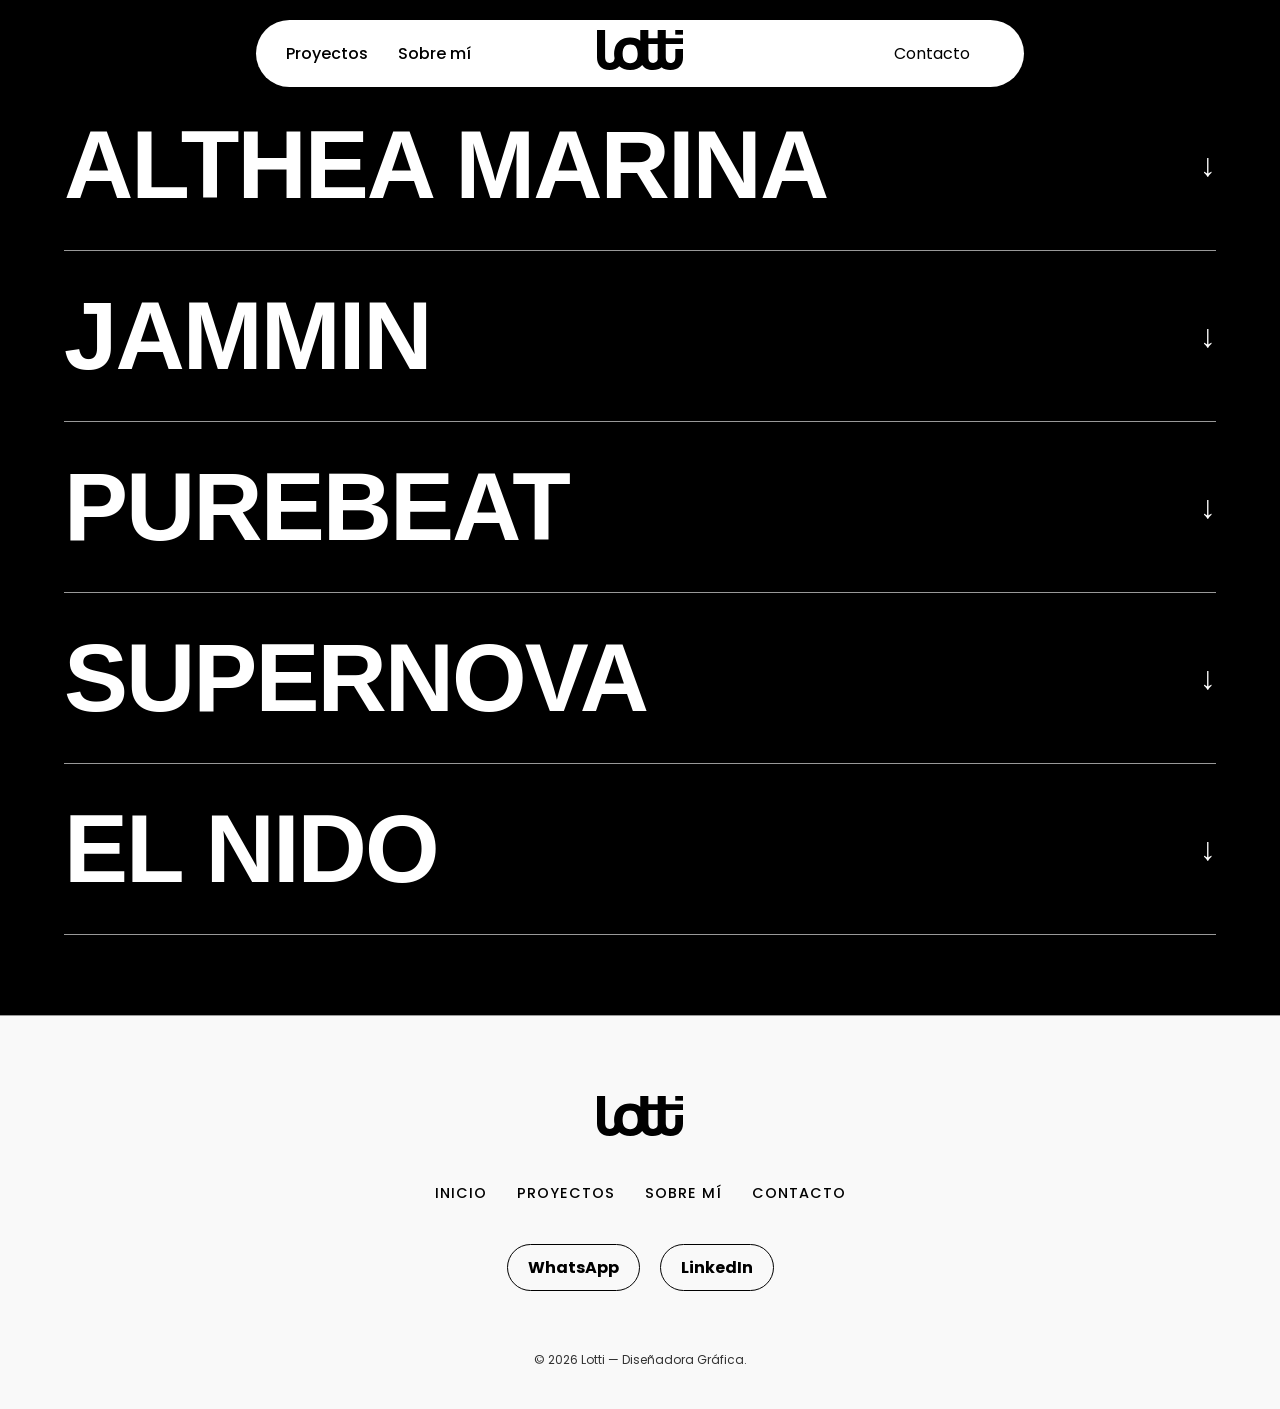
<file: proyectos.html>
<!DOCTYPE html>
<html lang="es">

<head>
  <meta charset='utf-8'>
  <meta http-equiv='X-UA-Compatible' content='IE=edge'>
  <title>lotti</title>
  <link rel="preconnect" href="https://fonts.googleapis.com">
  <link rel="preconnect" href="https://fonts.gstatic.com" crossorigin>
  <link href="https://fonts.googleapis.com/css2?family=Inter:ital,opsz,wght@0,14..32,100..900;1,14..32,100..900&family=Open+Sans:ital,wght@0,300..800;1,300..800&family=Poppins:ital,wght@0,100;0,200;0,300;0,400;0,500;0,600;0,700;0,800;0,900;1,100;1,200;1,300;1,40₀;1,5₀₀;1,6₀₀;1,7₀₀;1,8₀₀;1,9₀₀&display=swap" rel="stylesheet">
  <link rel="icon" type="image/png" href="images/flavicon.png">
  <meta name='viewport' content='width=device-width, initial-scale=1'>
  <link rel='stylesheet' type='text/css' href='css/main.css'>
  <script src='js/main.js' defer></script>
</head>


<!-- MENÚ DE NAVEGACIÓN -->
<header class="header">
  <nav class="nav">

    <!-- MENÚ IZQUIERDO -->
    <div class="nav__left">
      <a href="proyectos.html" title="Ir a la página de Proyectos" class="nav__link">Proyectos</a>
      <a href="about.html" title="Ir a la página Sobre mí" class="nav__link">Sobre mí</a>
    </div>

    <!-- LOGO CENTRADO -->
    <div class="nav__logo">
      <a href="index.html" title="Ir a la página de Inicio">
        <img src="images/logonegro.svg" alt="logo" class="nav__logo-img">
      </a>
    </div>

    <!-- MENÚ DERECHO -->
    <div class="nav__right">
      <a href="contacto.html" title="Ir a la página de Contacto" class="nav__button nav__button--contacto">Contacto</a>
      <button class="nav__hamburger" onclick="toggleMenu()">
        <span class="nav__hamburger-line"></span>
        <span class="nav__hamburger-line"></span>
        <span class="nav__hamburger-line"></span>
      </button>
    </div>

  </nav>
  <div class="mobile-menu" id="mobileMenu">

    <a href="proyectos.html" title="Ir a la página de Proyectos">Proyectos</a>
    <a href="about.html" title="Ir a la página Sobre mí">Sobre mí</a>
    <a href="contacto.html" title="Ir a la página de Contacto">Contacto</a>

  </div>
</header>

<!-- Main-proyectos en acordeón -->
<main>
  <section class="projects">
    <div class="projects__item">
      <button class="projects__header" title="Althea Marina" onclick="toggleService(this)">
        <span class="projects__title">Althea Marina</span>
        <span class="projects__arrow">↓</span>
      </button>
      <div class="projects__content">
        <div class="projects__reveal">
          <a href="AltheaMarina.html" title="Ver proyecto completo" class="projects__btn">Ver Proyecto Completo</a>
        </div>
      </div>
    </div>

    <div class="projects__item">
      <button class="projects__header" title="Jammin" onclick="toggleService(this)">
        <span class="projects__title">Jammin</span>
        <span class="projects__arrow">↓</span>
      </button>
      <div class="projects__content">
        <div class="projects__reveal">
          <a href="Jammin.html" title="Ver proyecto completo" class="projects__btn">Ver Proyecto Completo</a>
        </div>
      </div>
    </div>

    <div class="projects__item">
      <button class="projects__header" title="Purebeat" onclick="toggleService(this)">
        <span class="projects__title">Purebeat</span>
        <span class="projects__arrow">↓</span>
      </button>
      <div class="projects__content">
        <div class="projects__reveal">
          <a href="Purebeat.html" title="Ver proyecto completo" class="projects__btn">Ver Proyecto Completo</a>
        </div>
      </div>
    </div>

    <div class="projects__item">
      <button class="projects__header" title="SuperNova" onclick="toggleService(this)">
        <span class="projects__title">SuperNova</span>
        <span class="projects__arrow">↓</span>
      </button>
      <div class="projects__content">
        <div class="projects__reveal">
          <a href="SuperNova.html" title="Ver proyecto completo" class="projects__btn">Ver Proyecto Completo</a>
        </div>
      </div>
    </div>

    <div class="projects__item">
      <button class="projects__header" title="EL NIDO" onclick="toggleService(this)">
        <span class="projects__title">EL NIDO</span>
        <span class="projects__arrow">↓</span>
      </button>
      <div class="projects__content">
        <div class="projects__reveal">
          <a href="ELNIDO.html" title="Ver proyecto completo" class="projects__btn">Ver Proyecto Completo</a>
        </div>
      </div>
    </div>

  </section>

</main>



<!-- FOOTER -->
<footer class="footer">
  <div class="footer__container">
    <div class="nav__logo">
      <a href="index.html" title="Ir a la página de Inicio">
        <img src="images/logonegro.svg" alt="logo" class="nav__logo-img">
      </a>
    </div>

    <nav class="footer__nav">
      <a href="index.html" title="Ir a la página de Inicio" class="footer__link">Inicio</a>
      <a href="proyectos.html" title="Ir a la página de Proyectos" class="footer__link">Proyectos</a>
      <a href="about.html" title="Ir a la página Sobre mí" class="footer__link">Sobre mí</a>
      <a href="contacto.html" title="Ir a la página de Contacto" class="footer__link">Contacto</a>
    </nav>

    <div class="footer__social">
      <a href="https://wa.me/620171067?text=Hola%20quiero%20información" title="Abrir WhatsApp" target="_blank"
        rel="noreferrer" class="footer__social-link" aria-label="WhatsApp">
        <span class="social-icon">WhatsApp</span> </a>
      <a href="https://www.linkedin.com/in/carlota-ruiz-nu%C3%B1ez-675740191/" title="Abrir LinkedIn" target="_blank"
        rel="noreferrer" class="footer__social-link" aria-label="LinkedIn">
        <span class="social-icon">LinkedIn</span>
      </a>
    </div>

    <div class="footer__copy">
      <p>&copy; 2026 Lotti — Diseñadora Gráfica.</p>
    </div>
  </div>
</footer>

</body>

</html>
</file>
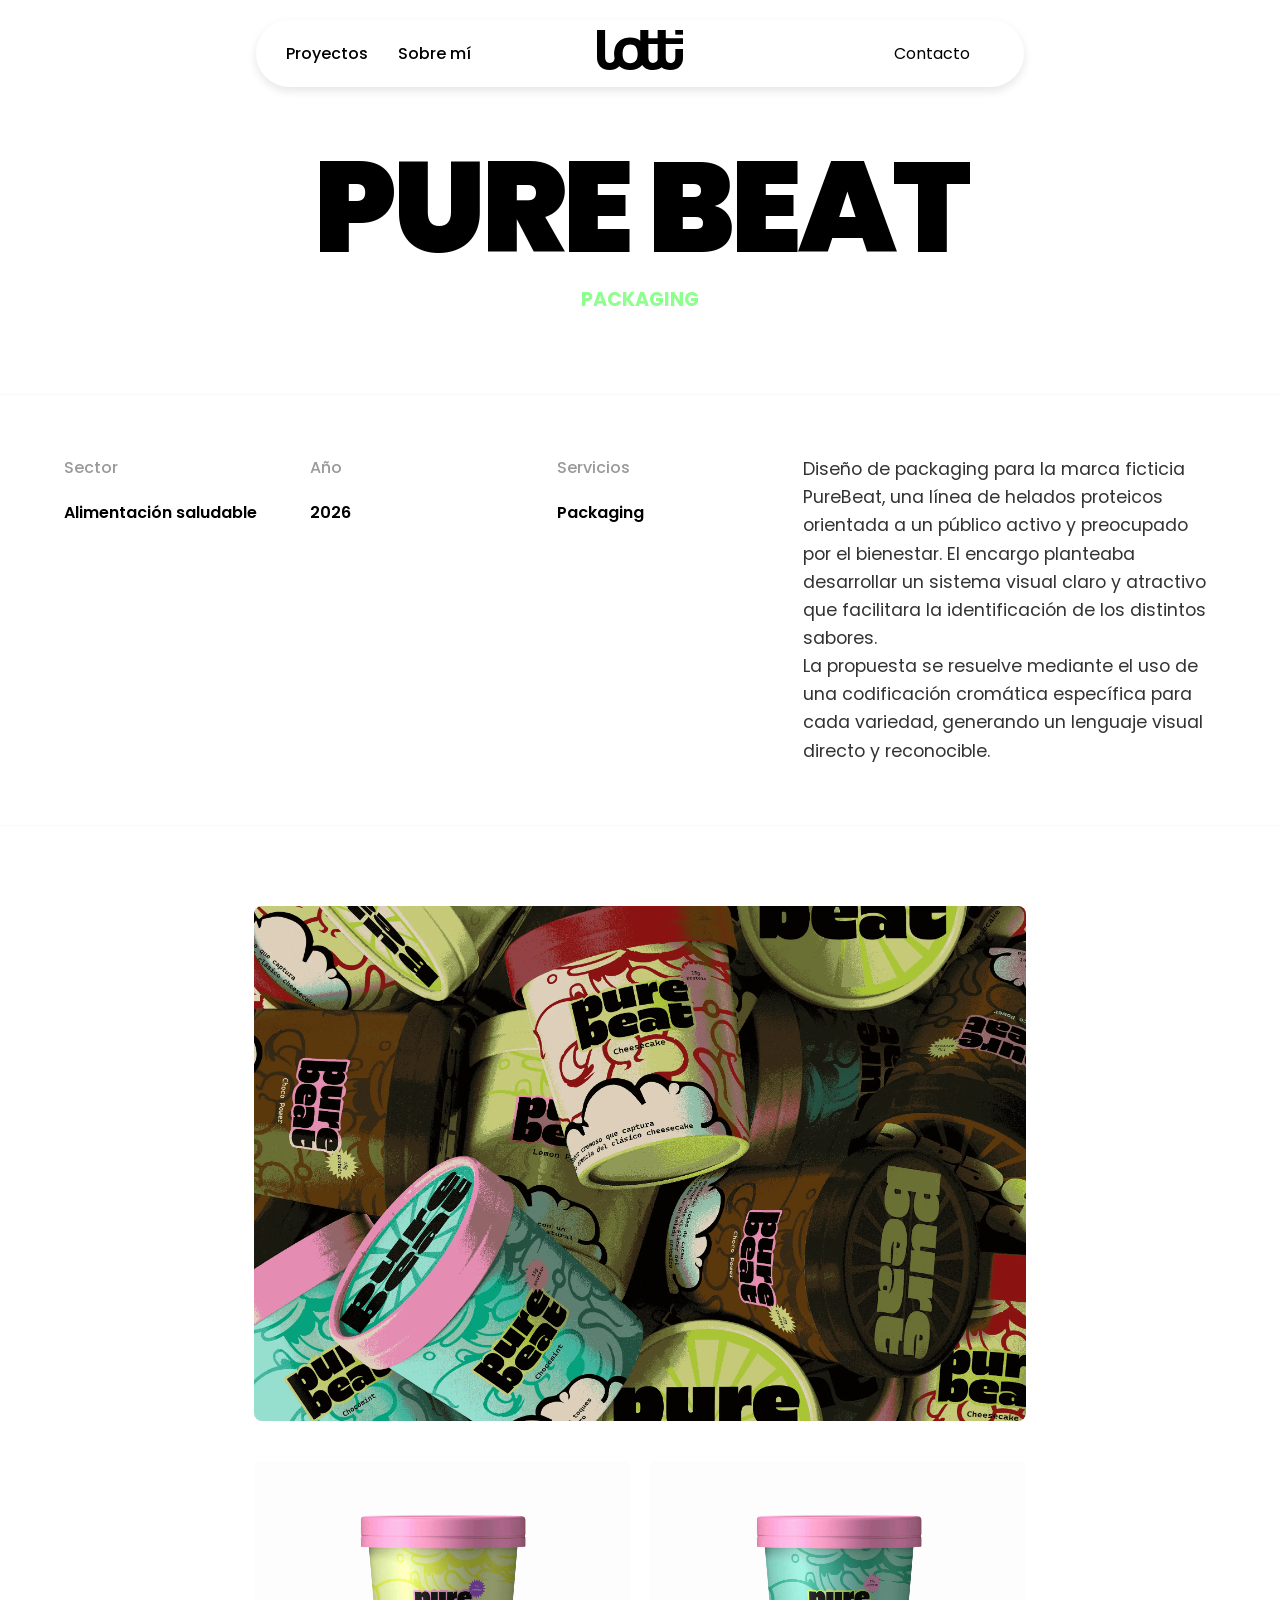
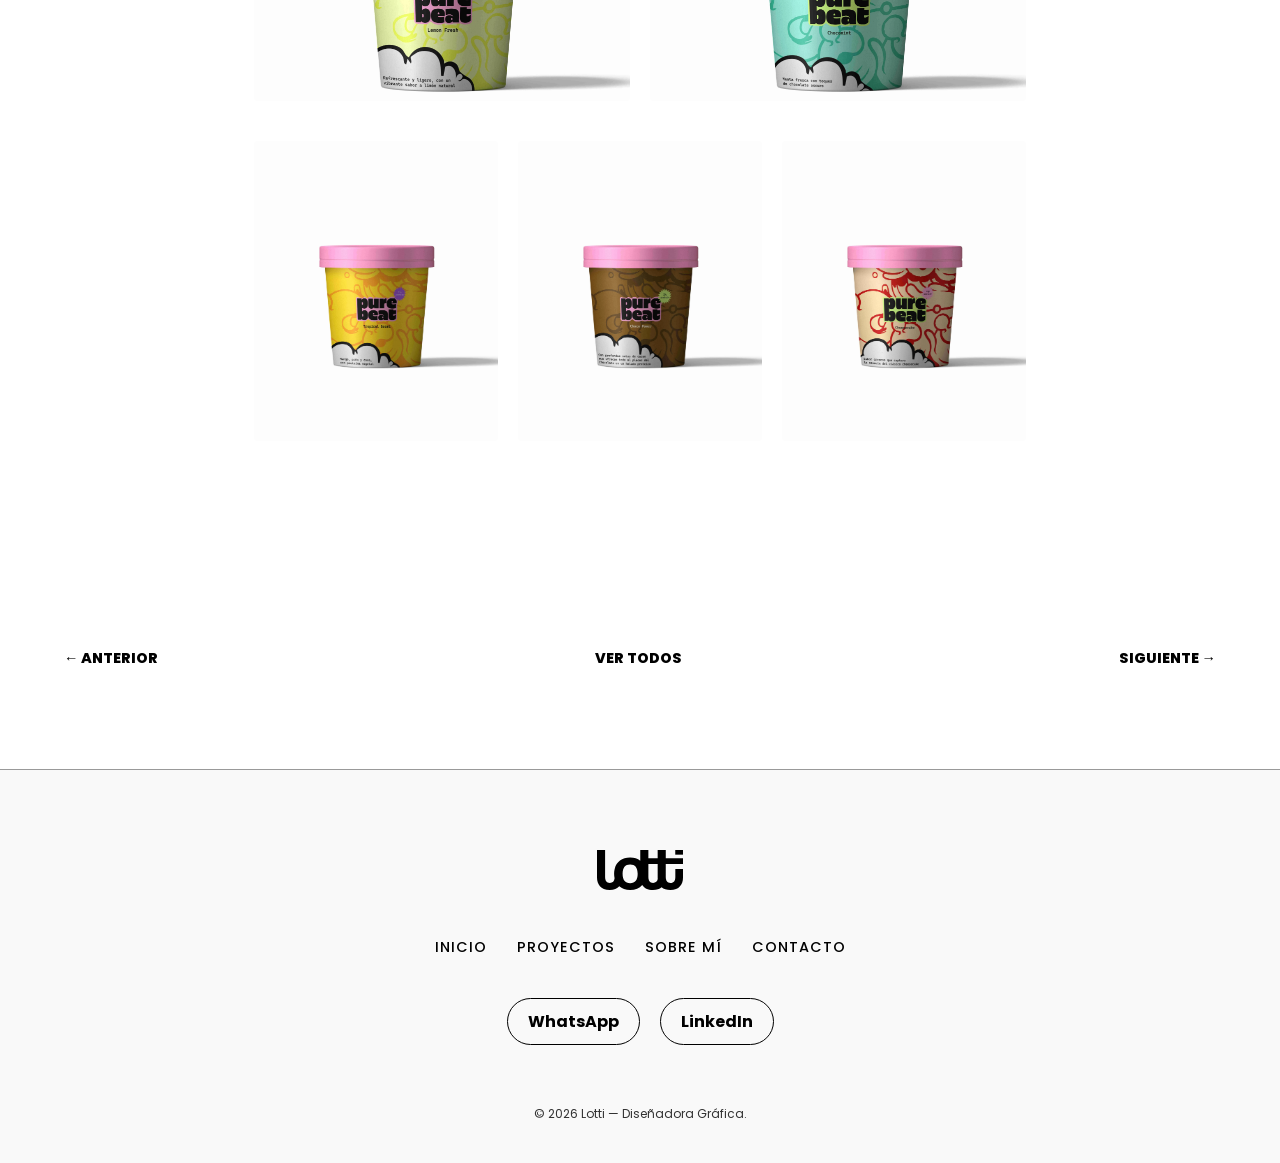
<file: Purebeat.html>
<!DOCTYPE html>
<html lang="es">

<head>
  <meta charset='utf-8'>
  <meta http-equiv='X-UA-Compatible' content='IE=edge'>
  <title>lotti</title>
  <link rel="preconnect" href="https://fonts.googleapis.com">
  <link rel="preconnect" href="https://fonts.gstatic.com" crossorigin>
  <link href="https://fonts.googleapis.com/css2?family=Inter:ital,opsz,wght@0,14..32,100..900;1,14..32,100..900&family=Open+Sans:ital,wght@0,300..800;1,300..800&family=Poppins:ital,wght@0,100;0,200;0,300;0,400;0,500;0,600;0,700;0,800;0,900;1,100;1,200;1,300;1,400;1,500;1,600;1,700;1,800;1,900&display=swap" rel="stylesheet">
  <link rel="icon" type="image/png" href="images/flavicon.png">
  <meta name='viewport' content='width=device-width, initial-scale=1'>
  <link rel='stylesheet' type='text/css' href='css/main.css'>
  <script src='js/main.js' defer></script>
</head>



<!-- BODY -->

<body>
  <!-- MENÚ DE NAVEGACIÓN -->
  <header class="header">
    <nav class="nav">

      <!-- MENÚ IZQUIERDO -->
      <div class="nav__left">
        <a href="proyectos.html" title="Ir a la página de Proyectos" class="nav__link">Proyectos</a>
        <a href="about.html" title="Ir a la página Sobre mí" class="nav__link">Sobre mí</a>
      </div>

      <!-- LOGO CENTRADO -->
      <div class="nav__logo">
        <a href="index.html" title="Ir a la página de Inicio">
          <img src="images/logonegro.svg" alt="logo" class="nav__logo-img">
        </a>
      </div>

      <!-- MENÚ DERECHO -->
      <div class="nav__right">
        <a href="contacto.html" title="Ir a la página de Contacto"
          class="nav__button nav__button--contacto">Contacto</a>
        <button class="nav__hamburger" onclick="toggleMenu()">
          <span class="nav__hamburger-line"></span>
          <span class="nav__hamburger-line"></span>
          <span class="nav__hamburger-line"></span>
        </button>
      </div>

    </nav>
    <div class="mobile-menu" id="mobileMenu">

      <a href="proyectos.html" title="Ir a la página de Proyectos">Proyectos</a>
      <a href="about.html" title="Ir a la página Sobre mí">Sobre mí</a>
      <a href="contacto.html" title="Ir a la página de Contacto">Contacto</a>

    </div>
  </header>


  <main class="project-single">
    <section class="project-hero">
      <h1 class="project-title">Pure Beat</h1>
      <p class="project-category">Packaging</p>
    </section>

    <section class="project-info-grid">
      <div class="info-item">
        <h2>Sector</h2>
        <p>Alimentación saludable</p>
      </div>
      <div class="info-item">
        <h2>Año</h2>
        <p>2026</p>
      </div>
      <div class="info-item">
        <h2>Servicios</h2>
        <p>Packaging</p>
      </div>
      <div class="info-text">
        <p>Diseño de packaging para la marca ficticia PureBeat, una línea de helados proteicos orientada a un público
          activo y preocupado por el bienestar. El encargo planteaba desarrollar un sistema visual claro y atractivo que
          facilitara la identificación de los distintos sabores.
          <br>
          La propuesta se resuelve mediante el uso de una codificación cromática específica para cada variedad,
          generando un lenguaje visual directo y reconocible.
        </p>
      </div>
    </section>

    <div class="project-gallery">

      <div class="gallery-hero">
        <picture>
          <source srcset="images/PB0.webp.webp" type="image/webp">
          <img src="images/PB0.jpg" alt="Imagen Principal" loading="lazy">
        </picture>
      </div>

      <div class="gallery-two-columns">
        <picture>
          <source srcset="images/PB1.webp.webp" type="image/webp">
          <img src="images/PB1.jpg" alt="Imagen 2" loading="lazy">
        </picture>
        <picture>
          <source srcset="images/PB2.webp.webp" type="image/webp">
          <img src="images/PB2.jpg" alt="Imagen 3" loading="lazy">
        </picture>
      </div>

      <div class="gallery-three-columns">
        <picture>
          <source srcset="images/PB3.webp.webp" type="image/webp">
          <img src="images/PB3.jpg" alt="Imagen 4" loading="lazy">
        </picture>
        <picture>
          <source srcset="images/PB4.webp.webp" type="image/webp">
          <img src="images/PB4.jpg" alt="Imagen 5" loading="lazy">
        </picture>
        <picture>
          <source srcset="images/PB5.webp.webp" type="image/webp">
          <img src="images/PB5.jpg" alt="Imagen 6" loading="lazy">
        </picture>
      </div>

    </div>

    <nav class="project-pagination">
      <a href="Jammin.html" title="Ir al proyecto anterior" class="prev-project">← Anterior</a>
      <a href="proyectos.html" title="Ir a la página de Proyectos" class="back-grid">Ver todos</a>
      <a href="SuperNova.html" title="Ir al proyecto siguiente" class="next-project">Siguiente →</a>
    </nav>
  </main>



  <!-- FOOTER -->
  <footer class="footer">
    <div class="footer__container">
      <div class="nav__logo">
        <a href="index.html" title="Ir a la página de Inicio">
          <img src="images/logonegro.svg" alt="logo" class="nav__logo-img">
        </a>
      </div>

      <nav class="footer__nav">
        <a href="index.html" title="Ir a la página de Inicio" class="footer__link">Inicio</a>
        <a href="proyectos.html" title="Ir a la página de Proyectos" class="footer__link">Proyectos</a>
        <a href="about.html" title="Ir a la página Sobre mí" class="footer__link">Sobre mí</a>
        <a href="contacto.html" title="Ir a la página de Contacto" class="footer__link">Contacto</a>
      </nav>

      <div class="footer__social">
        <a href="https://wa.me/620171067?text=Hola%20quiero%20información" title="Abrir WhatsApp" target="_blank"
          rel="noreferrer" class="footer__social-link" aria-label="WhatsApp">
          <span class="social-icon">WhatsApp</span> </a>
        <a href="https://www.linkedin.com/in/carlota-ruiz-nu%C3%B1ez-675740191/" title="Abrir LinkedIn" target="_blank"
          rel="noreferrer" class="footer__social-link" aria-label="LinkedIn">
          <span class="social-icon">LinkedIn</span>
        </a>
      </div>

      <div class="footer__copy">
        <p>&copy; 2026 Lotti — Diseñadora Gráfica.</p>
      </div>
    </div>
  </footer>

</body>

</html>
</file>
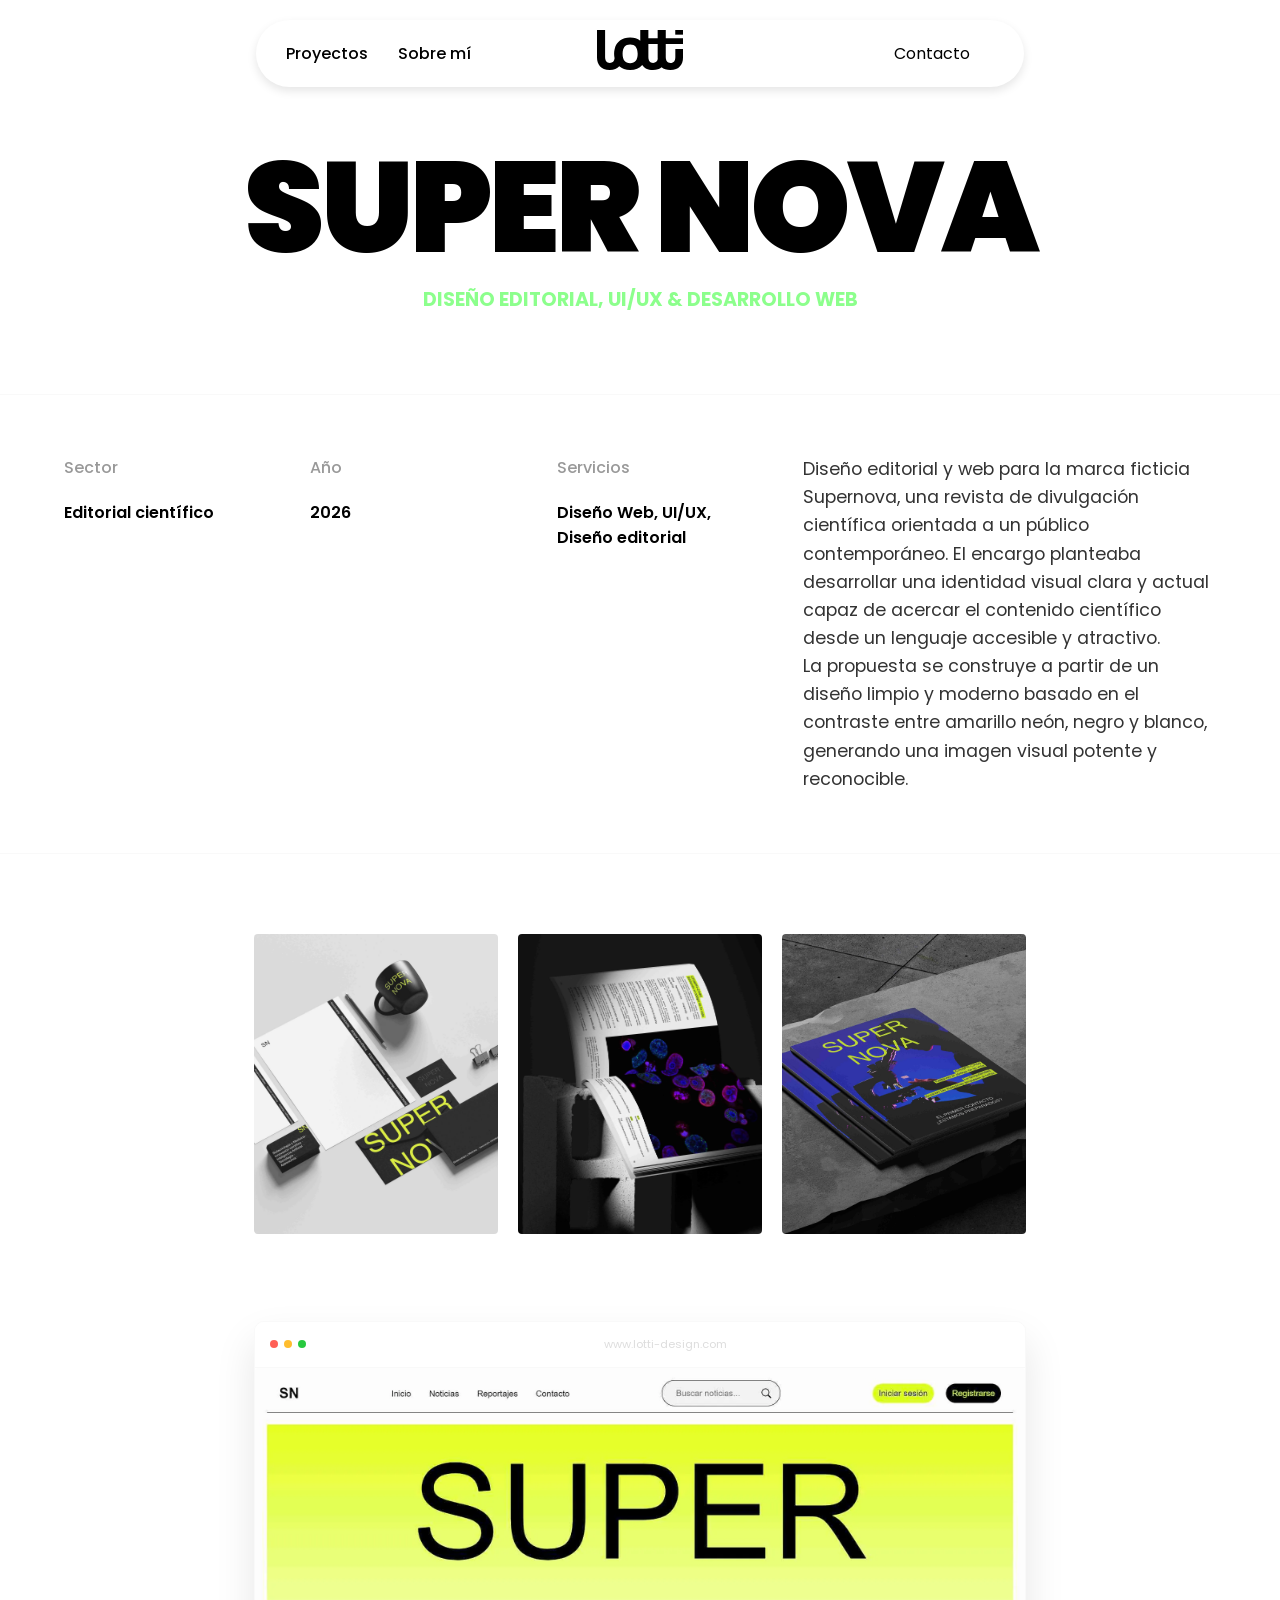
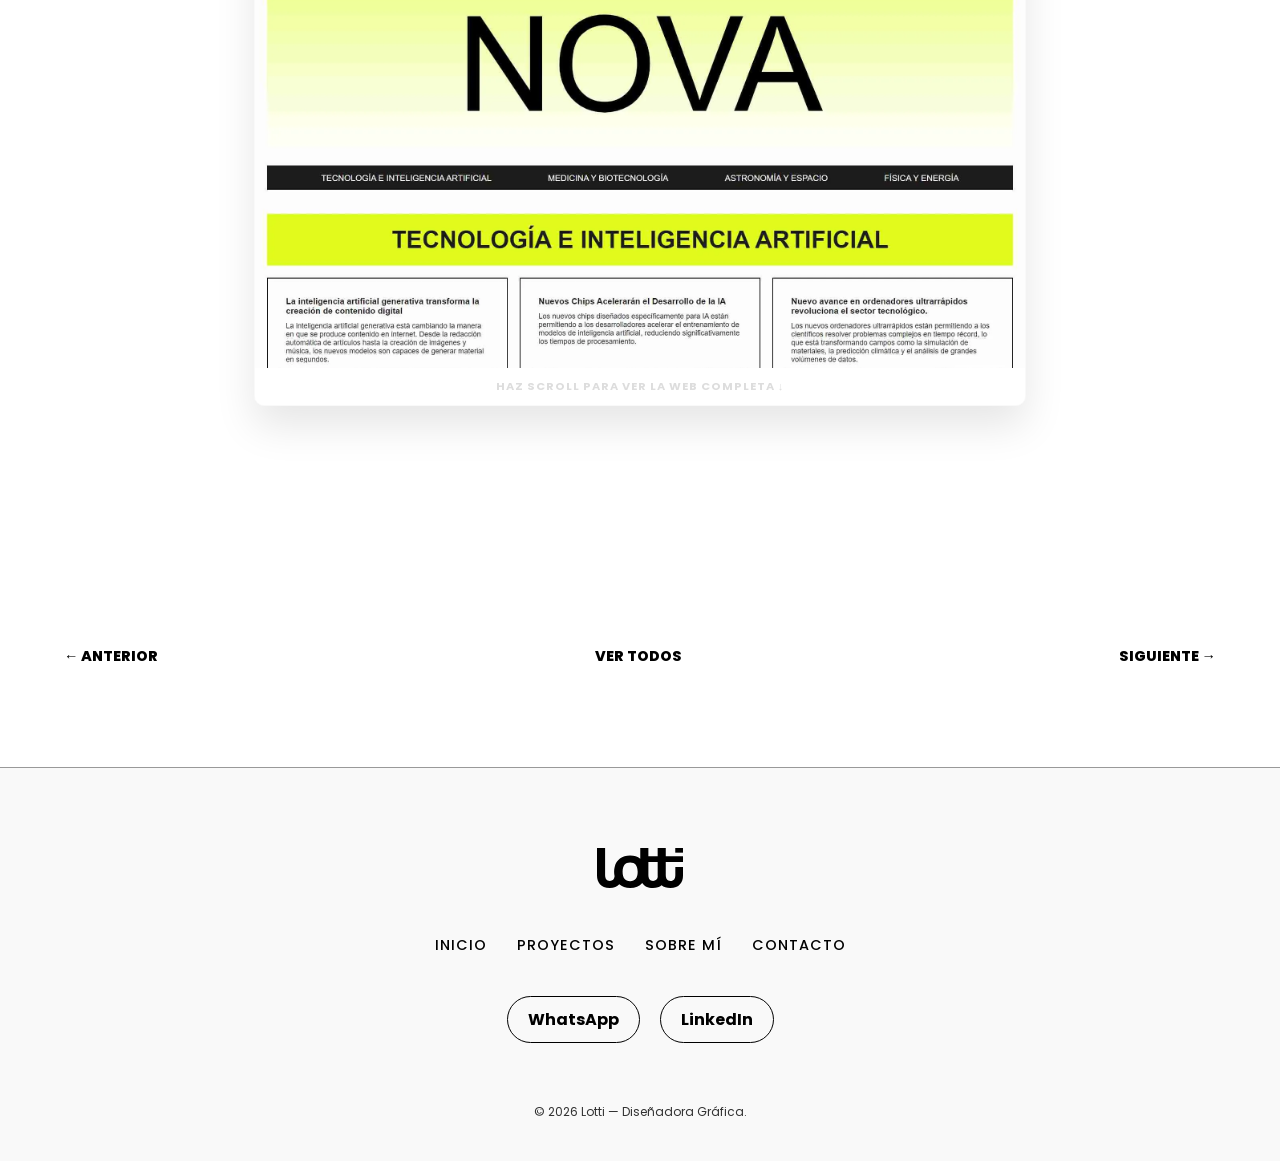
<file: SuperNova.html>
<!DOCTYPE html>
<html lang="es">

<head>
  <meta charset='utf-8'>
  <meta http-equiv='X-UA-Compatible' content='IE=edge'>
  <title>lotti</title>
  <link rel="preconnect" href="https://fonts.googleapis.com">
  <link rel="preconnect" href="https://fonts.gstatic.com" crossorigin>
  <link href="https://fonts.googleapis.com/css2?family=Inter:ital,opsz,wght@0,14..32,100..900;1,14..32,100..900&family=Open+Sans:ital,wght@0,300..800;1,300..800&family=Poppins:ital,wght@0,100;0,200;0,300;0,400;0,500;0,600;0,700;0,800;0,900;1,100;1,200;1,300;1,400;1,500;1,600;1,700;1,800;1,900&display=swap" rel="stylesheet">
  <link rel="icon" type="image/png" href="images/flavicon.png">
  <meta name='viewport' content='width=device-width, initial-scale=1'>
  <link rel='stylesheet' type='text/css' href='css/main.css'>
  <script src='js/main.js' defer></script>
</head>



<!-- BODY -->

<body>
  <!-- MENÚ DE NAVEGACIÓN -->
  <header class="header">
    <nav class="nav">

      <!-- MENÚ IZQUIERDO -->
      <div class="nav__left">
        <a href="proyectos.html" title="Ir a la página de Proyectos" class="nav__link">Proyectos</a>
        <a href="about.html" title="Ir a la página Sobre mí" class="nav__link">Sobre mí</a>
      </div>

      <!-- LOGO CENTRADO -->
      <div class="nav__logo">
        <a href="index.html" title="Ir a la página de Inicio">
          <img src="images/logonegro.svg" alt="logo" class="nav__logo-img">
        </a>
      </div>

      <!-- MENÚ DERECHO -->
      <div class="nav__right">
        <a href="contacto.html" title="Ir a la página de Contacto"
          class="nav__button nav__button--contacto">Contacto</a>
        <button class="nav__hamburger" onclick="toggleMenu()">
          <span class="nav__hamburger-line"></span>
          <span class="nav__hamburger-line"></span>
          <span class="nav__hamburger-line"></span>
        </button>
      </div>

    </nav>
    <div class="mobile-menu" id="mobileMenu">

      <a href="proyectos.html" title="Ir a la página de Proyectos">Proyectos</a>
      <a href="about.html" title="Ir a la página Sobre mí">Sobre mí</a>
      <a href="contacto.html" title="Ir a la página de Contacto">Contacto</a>

    </div>
  </header>

  <main class="project-single">
    <section class="project-hero">
      <h1 class="project-title">SUPER NOVA</h1>
      <p class="project-category">Diseño editorial, UI/UX & Desarrollo Web</p>
    </section>

    <section class="project-info-grid">
      <div class="info-item">
        <h2>Sector</h2>
        <p>Editorial científico</p>
      </div>
      <div class="info-item">
        <h2>Año</h2>
        <p>2026</p>
      </div>
      <div class="info-item">
        <h2>Servicios</h2>
        <p>Diseño Web, UI/UX, Diseño editorial</p>
      </div>
      <div class="info-text">
        <p>Diseño editorial y web para la marca ficticia Supernova, una revista de divulgación científica orientada a un
          público contemporáneo. El encargo planteaba desarrollar una identidad visual clara y actual capaz de acercar
          el contenido científico desde un lenguaje accesible y atractivo.
          <br>
          La propuesta se construye a partir de un diseño limpio y moderno basado en el contraste entre amarillo neón,
          negro y blanco, generando una imagen visual potente y reconocible.
        </p>
      </div>
    </section>

    <div class="project-gallery">

      <div class="gallery-three-columns">
        <picture>
          <source srcset="images/SN0.webp.webp" type="image/webp">
          <img src="images/SN0.jpg" alt="Detalle 1" loading="lazy">
        </picture>
        <picture>
          <source srcset="images/SN1.webp.webp" type="image/webp">
          <img src="images/SN1.jpg" alt="Detalle 2" loading="lazy">
        </picture>
        <picture>
          <source srcset="images/SN2.webp.webp" type="image/webp">
          <img src="images/SN2.jpg" alt="Detalle 3" loading="lazy">
        </picture>
      </div>

      <div class="web-scroll-container">
        <div class="browser-header">
          <div class="dots"><span></span><span></span><span></span></div>
          <div class="url-bar">www.lotti-design.com</div>
        </div>
        <div class="browser-content">
          <picture>
            <source srcset="images/SN3.webp.webp" type="image/webp">
            <img src="images/SN3.jpg" alt="Full Web Capture" class="long-image" loading="lazy">
          </picture>
        </div>
        <div class="scroll-hint">Haz scroll para ver la web completa ↓</div>
      </div>

    </div>

    <nav class="project-pagination">
      <a href="Purebeat.html" title="Ir al proyecto anterior" class="prev-project">← Anterior</a>
      <a href="proyectos.html" title="Ir a la página de Proyectos" class="back-grid">Ver todos</a>
      <a href="ELNIDO.html" title="Ir al proyecto siguiente" class="next-project">Siguiente →</a>
    </nav>
  </main>

  <!-- FOOTER -->
  <footer class="footer">
    <div class="footer__container">
      <div class="nav__logo">
        <a href="index.html" title="Ir a la página de Inicio">
          <img src="images/logonegro.svg" alt="logo" class="nav__logo-img">
        </a>
      </div>

      <nav class="footer__nav">
        <a href="index.html" title="Ir a la página de Inicio" class="footer__link">Inicio</a>
        <a href="proyectos.html" title="Ir a la página de Proyectos" class="footer__link">Proyectos</a>
        <a href="about.html" title="Ir a la página Sobre mí" class="footer__link">Sobre mí</a>
        <a href="contacto.html" title="Ir a la página de Contacto" class="footer__link">Contacto</a>
      </nav>

      <div class="footer__social">
        <a href="https://wa.me/620171067?text=Hola%20quiero%20información" title="Abrir WhatsApp" target="_blank"
          rel="noreferrer" class="footer__social-link" aria-label="WhatsApp">
          <span class="social-icon">WhatsApp</span> </a>
        <a href="https://www.linkedin.com/in/carlota-ruiz-nu%C3%B1ez-675740191/" title="Abrir LinkedIn" target="_blank"
          rel="noreferrer" class="footer__social-link" aria-label="LinkedIn">
          <span class="social-icon">LinkedIn</span>
        </a>
      </div>

      <div class="footer__copy">
        <p>&copy; 2026 Lotti — Diseñadora Gráfica.</p>
      </div>
    </div>
  </footer>

</body>

</html>
</file>
<file: css/main.css>
* {
    margin: 0;
    padding: 0;
    border: 0;
    box-sizing: border-box;
}


body {
    font-family: "Poppins", sans-serif;
    background-color: #ffffff;
}

:root { /* CUSTOM PROPERTIES */
    --color-primary: #000000;
    --color-secondary: #ffffff;
    --accent-color: #8cff8c;/* Verde flúor para acentos */
    --color-tertiary: #f9f9f9; /* Color terciario para fondos */
    --color-scroll: #999; /* Color para la barra de scroll EN SUPER NOVA*/
    /* Colores para imitar internet en la imagen de SUPER NOVA*/
    --color-green: #27c93f; 
    --color-orange: #ffbd2e;
    --color-red: #ff5f56;
    /* Colores para retoques*/
    --color-gray: #ddd;
    --color-dark: #333;
}

.poppins-thin {
  font-family: "Poppins", sans-serif;
  font-weight: 100;
  font-style: normal;
}

.poppins-extralight {
  font-family: "Poppins", sans-serif;
  font-weight: 200;
  font-style: normal;
}

.poppins-light {
  font-family: "Poppins", sans-serif;
  font-weight: 300;
  font-style: normal;
}

.poppins-regular {
  font-family: "Poppins", sans-serif;
  font-weight: 400;
  font-style: normal;
}

.poppins-medium {
  font-family: "Poppins", sans-serif;
  font-weight: 500;
  font-style: normal;
}

.poppins-semibold {
  font-family: "Poppins", sans-serif;
  font-weight: 600;
  font-style: normal;
}

.poppins-bold {
  font-family: "Poppins", sans-serif;
  font-weight: 700;
  font-style: normal;
}

.poppins-extrabold {
  font-family: "Poppins", sans-serif;
  font-weight: 800;
  font-style: normal;
}

.poppins-black {
  font-family: "Poppins", sans-serif;
  font-weight: 900;
  font-style: normal;
}

.poppins-thin-italic {
  font-family: "Poppins", sans-serif;
  font-weight: 100;
  font-style: italic;
}

.poppins-extralight-italic {
  font-family: "Poppins", sans-serif;
  font-weight: 200;
  font-style: italic;
}

.poppins-light-italic {
  font-family: "Poppins", sans-serif;
  font-weight: 300;
  font-style: italic;
}

.poppins-regular-italic {
  font-family: "Poppins", sans-serif;
  font-weight: 400;
  font-style: italic;
}

.poppins-medium-italic {
  font-family: "Poppins", sans-serif;
  font-weight: 500;
  font-style: italic;
}

.poppins-semibold-italic {
  font-family: "Poppins", sans-serif;
  font-weight: 600;
  font-style: italic;
}

.poppins-bold-italic {
  font-family: "Poppins", sans-serif;
  font-weight: 700;
  font-style: italic;
}

.poppins-extrabold-italic {
  font-family: "Poppins", sans-serif;
  font-weight: 800;
  font-style: italic;
}

.poppins-black-italic {
  font-family: "Poppins", sans-serif;
  font-weight: 900;
  font-style: italic;
}


/* ==========================================================================
   MENÚ DE NAVEGACIÓN
   ========================================================================== */

.header {
    width: 100%; /* Para que ocupe todo el ancho */
}

.info-item h2 {
    font-size: 1rem; /* Tamaño de fuente para los títulos secundarios */
    font-weight: 500; /* Peso de la fuente para los títulos secundarios */
    color: var(--color-scroll); /* Color del texto para los títulos secundarios */
    margin: 0 0 1.25rem 0; /* Espacio debajo de los títulos secundarios */
    
}

/* --- BARRA DE NAVEGACIÓN  --- */
.nav {
    display: flex; /* Flexbox para distribuir los elementos */
    align-items: center; /* Centrado vertical */
    position: fixed; /* Para que se quede fijo al hacer scroll */
    top: 1.25rem; /* Un poco de margen desde el top */
    left: 50%; /* Para centrar horizontalmente */
    transform: translateX(-50%); /* siempre se quede en el centro */
    width: 60vw; /* Ancho del nav, ajustable */
    padding: .625rem 1.875rem; /* Espaciado interno */
    z-index: 99;/* Quede siempre por encima */
    border-radius: 50px; /* Bordes redondeados */
    background: var(--color-secondary); /* Fondo blanco */
    box-shadow: 0 .25rem .625rem rgba(0, 0, 0, 0.1); /* Sombra sutil para destacar */
}

/* LINKS DEL MENÚ */
.nav__link {
    text-decoration: none; /* Sin subrayado */
    color: var(--color-primary); /* Color negro  del texto */
    font-weight: 500; /* Peso de la fuente */
    transition: 0.3s; /* Transición suave */
}

/* --- NAV IZQUIERDO --- */
.nav__left {
    flex: 1; /* Ocupa el espacio disponible */
    display: flex; /* Flexbox para distribuir los elementos */
    gap: 1.875rem; /* espacio entre los enlaces */
} 

/* ENLACES COLOR AL HACER HOVER */
.nav__left a:hover {
    color: var(--accent-color);
}
/* Enlaces al hacer click */  
.nav__left a:active {
    color: var(--accent-color);
}

/* --- NAV LOGOTIPO --- */
.nav__logo {
    flex: 1; /* Ocupa el espacio disponible */
    text-align: center; /* Alineación centrada */
}

/* --- LOGOTIPO MEDIDAS + TIEMPO--- */
.nav__logo-img {
    height: 2.5rem; /* Altura del logotipo */
    transition: 0.3s; /* Transición suave */
}

/* --- MOVIMIENTO DEL LOGOTIPO --- */
.nav__logo-img:hover {
    transform: rotate(-5deg) scale(1.1); 
}

.nav__logo-img:active {
    transform: scale(0.95); /* Efecto de "presionar" al hacer click */
}

/* --- NAV DERECHO --- */
.nav__right {
    /* --- MENÚ DE NAVEGACIÓN LADO DERECHO --- */
    flex: 1; /* Ocupa el espacio disponible */
    text-align: right; /* Alineación a la derecha */
}

/* BOTÓN CONTACTO */
.nav__button {
    text-decoration: none; /* Sin subrayado */
    padding: .625rem 1.5rem; /* Espaciado */
    border-radius: 3.125rem; /* Bordes redondeados */
    transition: 0.3s; /* Transición suave */
}

.nav__button:hover {
    color: var(--accent-color); /* Color al hacer hover */
}

.nav__button:active {
    color: var(--accent-color); /* Color al hacer click */
}

.nav__button--contacto {
    color: var(--color-primary); /* Color del texto del botón de contacto */
}


/* ==========================================================================
   PÁGINA PRINCIPAL
   ========================================================================== */

/* HERO */
.hero {
    margin: 1.875rem 0 0 0; /* Para que no lo pise el nav fixed */
    position: relative; /* Para posicionar el garabato */
    width: 100%; /* Para que ocupe todo el ancho */
    height: 100vh; /* Ocupa toda la pantalla */
    display: flex; /* Flexbox para centrar el contenido */
    align-items: center; /* Centrado vertical */
    justify-content: center; /* Centrado horizontal */
    padding: 0 10%; /* Márgenes laterales */
    background-color: var(--color-secondary); /* Fondo blanco */
}

.hero__content {
    z-index: 10; /* Para que quede por encima del garabato */
    text-align: left; /* Alineación a la izquierda */
}

.hero__title {
    font-size: 10vw; /* Tamaño dinámico basado en el ancho de pantalla (MUY GRANDE) */
    line-height: 0.9; /* Interlineado muy ajustado para look compacto */
    font-weight: 800; /* Peso extra bold */
    text-transform: uppercase; /* Todo mayúsculas */
    letter-spacing: -0.3125rem;/* Letter-spacing negativo para que las letras se superpongan ligeramente */
}

.hero__ampersand {
    color: var(--accent-color); /* El '&' en verde */
    font-family: Georgia, serif; /* Cambiamos a serif solo para el & */
    font-style: italic; /* Un toque de cursiva para el & */
    font-weight: 400; /* Peso normal para el & */
}

.hero__subtitle {
    font-size: 1.5rem; /* Tamaño de fuente más pequeño para el subtítulo */
    font-weight: 300; /* Peso más ligero para el subtítulo */
    margin-top: 2rem; /* Espacio entre el título y el subtítulo */
    opacity: 0.8; /* Un poco de transparencia */
    letter-spacing: .0625rem; /* Espaciado entre letras para el subtítulo */
}

.hero__doodle {
    position: absolute; /* Posición absoluta para colocar el garabato */
    bottom: 10%; /* Posicionado abajo a la derecha */
    right: 10%;
    width: 15vw; /* Tamaño relativo */
    height: 15vw;
    z-index: 5; /* Para que quede detrás del contenido */
}

.hero__doodle-svg {
    width: 100%; /* Para que ocupe todo el contenedor del garabato */
    height: 100%; /* Para que ocupe todo el contenedor del garabato */
    animation: doodle-float 6s infinite ease-in-out; /* Animación sutil para parecer que flota */
}

@keyframes doodle-float { /* Animación de flotación para el garabato */

    0%,
    100% {
        transform: translateY(0); /* Posición inicial y final sin movimiento */
    }

    50% {
        transform: translateY(6.25rem); /* Mueve el garabato hacia arriba */
    }
}

/* SERVICIOS */
.services {
    background-color: var(--color-primary); /* Fondo negro para la sección de servicios */
    padding: 6.25rem 5%; /* Espaciado */
    color: var(--color-secondary); /* Color del texto */
}

.services__item {
    border-bottom: .0625rem solid var(--color-dark); /* Línea divisoria sutil */
}

.services__header {
    width: 100%; /* ancho completo */
    padding: 2.5rem 0; /* Espaciado */
    background: none; /* Fondo transparente */
    border: none; /* sin bordes */
    display: flex; /* flexbox */
    justify-content: space-between; /*Espacio entre los elementos */
    align-items: center; /* alineado al centro */
    cursor: pointer; /* cursor cambia para saber que se puede presionar */
    color: var(--color-secondary); /* color blanco */
    transition: opacity 0.3s; /* ligera opacidad */
}

.services__header:hover {
    opacity: 0.7; /* se vuelve más transparente al pasar el mouse por encima */
}

.services__title {
    font-size: clamp(3rem, 8vw, 6rem); /* Letras muy grandes y fluidas */
    font-weight: 800; /* Peso extra bold para un impacto visual fuerte */
    text-transform: uppercase; /* Todo en mayúsculas */
    letter-spacing: -0.125rem; /* Letter-spacing negativo para que se superponga el texto */
    text-align: left;
}

.services__arrow {
    font-size: 2.5rem; /* Tamaño grande para la flecha */
    transition: transform 0.4s ease; /* Transición suave para la rotación de la flecha */
}

.services__content {
    max-height: 0; /* Oculto por defecto */
    overflow: hidden; /* Para ocultar el contenido cuando no está activo */
    transition: max-height 0.4s ease-out;  /* Transición suave para expandir el contenido */
}

.services__text {
    padding-bottom: 2.5rem; /* Espacio debajo del texto para que no quede pegado al siguiente título */
    font-size: 1.2rem; /* Tamaño de fuente legible para el texto del servicio */
    line-height: 1.6; /* Interlineado para mejorar la legibilidad */
    max-width: 600px; /* Ancho máximo para que el texto no sea demasiado ancho */
    color: var(--color-tertiary); /* Un gris claro para el texto del servicio, para que contraste con el fondo negro */
}

.services__item.active .services__arrow {
    transform: rotate(180deg); /* La flecha gira hacia arriba */
}

.services__item.active .services__content {
    max-height: 18.75rem; /* Ajusta según el largo de tu texto */
  
}

/* Proyectos destacados */
.portfolio {
    max-width: 87.5rem; /* Ancho máximo para el contenedor del portfolio */
    margin: 3.75rem auto; /* Centrado horizontal */
    padding: 0 5%; /* espacio interno */
}

.portfolio__title {
    font-size: clamp(2rem, 5vw, 4rem); /* Letras grandes pero controladas */
    font-weight: 800; /* Peso extra bold para un impacto visual fuerte */
    text-transform: uppercase; /* En mayúsculas */
    letter-spacing: -0.125rem; /* Letter-spacing negativo para que se superponga el texto */
    margin-bottom: 6.25rem; /* Espacio debajo del título */
    border-bottom: 0.125rem solid var(--color-primary); /* Línea divisoria */
    padding-bottom: 0.9375rem; /* Espacio interno debajo del título */
}

.portfolio__grid {
    display: grid; /* Usamos grid para organizar los proyectos en filas y columnas */
    grid-template-columns: 1fr 1fr; /* Dos columnas iguales */
    gap: 2.5rem 1.875rem; /* Espacios distintos entre filas y columnas */
}

.project-card {
    background-color: var(--color-tertiary); /* Fondo gris claro para las tarjetas de proyecto */
    padding: 1.5625rem; /* Espaciado interno */
    border-radius: .9375rem; /* Bordes redondeados */
    display: flex; /* Usamos flexbox para organizar el contenido dentro de la tarjeta */
    flex-direction: column; /* El contenido se organiza en columna */
    border: 1px solid var(--color-tertiary); /* Borde del mismo color que el fondo para un efecto sutil */
}

.project-card__image {
    width: 100%; /* Ancho completo para que la imagen ocupe todo el espacio disponible en la tarjeta */
    height: 18.75rem; /* Altura fija para que todas las tarjetas tengan la misma altura, ajusta según tu diseño */
    overflow: hidden; /* Para recortar la imagen si es más grande que el contenedor */
    border-radius: .5rem; /* Bordes redondeados para la imagen */
}

.project-card__img {
    width: 100%; /* Ancho completo para que la imagen ocupe todo el espacio del contenedor */
    height: 100%; /* Altura completa para que la imagen ocupe todo el espacio del contenedor */
    object-fit: cover; /* Para que la imagen se recorte y llene el contenedor sin deformarse */
}

.project-card__title {
    margin-top: .9375rem; /* Espacio entre la imagen y el título */
    font-size: 1.6rem; /* Tamaño de fuente para el título del proyecto */
    font-weight: 800; /* Peso extra bold para que el título destaque */
    text-transform: uppercase; /* En mayúsculas para un impacto visual fuerte */
    letter-spacing: -1px; /* Letter-spacing negativo para que las letras se superpongan ligeramente */
}

.project-card__category {
    color: var(--color-dark); /* Un gris oscuro para la categoría del proyecto, para que contraste con el título */
    margin-bottom: 1.25rem; /* Espacio debajo de la categoría */
    font-size: 1rem; /* Tamaño de fuente para la categoría del proyecto */
}

.project-card__link {
    display: inline-block; /* Para que el enlace se comporte como un bloque y podamos aplicar padding */
    border-bottom: .125rem solid var(--accent-color); /* Línea debajo del enlace con el color de acento */
    text-decoration: none; /* Sin subrayado */
    color: var(--color-primary); /* Color del texto del enlace */
    font-weight: 700; /* Peso de la fuente para el enlace */
    text-transform: uppercase; /* En mayúsculas para un impacto visual fuerte */
    font-size: 0.85rem; /* Tamaño de fuente para el enlace */
    align-self: flex-start; /* Para que el enlace se alinee al inicio de la tarjeta */
    transition:  0.3s ease; /* Transición suave para el efecto hover */
}

.project-card__link:hover {
    color: var(--accent-color); /* Cambia el color del texto al hacer hover */
    padding-left: .625rem; /* Agrega un poco de espacio a la izquierda para un efecto de movimiento */
}

.project-card__link:active {
    color: var(--accent-color); /* Cambia el color del texto al hacer click */
}

.portfolio__footer {
    margin: 2.5rem 0 0 0; /* Espacio arriba para separar del contenido anterior */
    color: var(--color-primary); /* Color del texto del enlace de "Ver todo" */
    display: inline-block; /* Para que el enlace se comporte como un bloque y podamos aplicar padding */
    text-decoration: none; /* Sin subrayado */
    font-weight: 700; /* Peso de la fuente para el enlace de "Ver todo" */
    text-transform: uppercase; /* En mayúsculas para un impacto visual fuerte */
    font-size: 0.85rem; /* Tamaño de fuente para el enlace de "Ver todo" */
    align-self: flex-start; /* Para que el enlace se alinee al inicio del contenedor */
    transition: 0.3s ease; /* Transición suave para el efecto hover */
    display: flex; /* Usamos flexbox para alinear el texto y la flecha */
    justify-content: center; /* Centrado horizontal */
    align-items: center; /* Centrado vertical */
}

.portfolio__footer:hover {
    padding-left: .825rem; /* Agrega un poco de espacio a la izquierda para un efecto de movimiento */
}

.portfolio__footer:active {
    padding-left: .825rem; /* Agrega un poco de espacio a la izquierda para un efecto de movimiento al hacer click */
}

.portfolio__view-all {
    text-decoration: none; /* Sin subrayado */
    font-weight: 600; /* Peso de la fuente para el texto del enlace de "Ver todo" */
    color: var(--color-primary); /* Color del texto del enlace de "Ver todo" */
} 

.contact {
    text-align: center; /* Centrado del texto para la sección de contacto */
    background-color: var(--color-secondary); /* Fondo blanco para la sección de contacto */
}

.contact__pretext {
    font-family: 'Inter', sans-serif; /* Fuente más ligera y moderna para el pretexto */
    font-size: 1.25rem; /* Tamaño de fuente para el pretexto */
    font-weight: 500; /* Peso de la fuente para el pretexto */
    color: var(--color-dark); /* Color del texto del pretexto */
}

.contact__link {
    display: inline-block; /* Para que el enlace se comporte como un bloque y podamos aplicar padding */
    text-decoration: none; /* Sin subrayado */
    color: var(--color-primary); /* Color del texto del enlace de contacto */
    font-size: 6rem; /* Tamaño de fuente grande para el enlace de contacto */
    font-weight: 900; /* Peso extra bold para que el enlace de contacto destaque */
    line-height: 1; /* Para que las letras estén más juntas verticalmente */
    transition: transform 0.3s ease; /* Transición suave para el efecto de crecimiento al hacer hover */
}

.contact__link:hover {
    transform: scale(1.05); /* Aumenta el tamaño del enlace de contacto al hacer hover */
}

.contact__link:active {
    transform: scale(1.05); /* Aumenta el tamaño del enlace de contacto al hacer click */
}

.contact__word {
    position: relative; /* Para posicionar el garabato detrás de la palabra */
    display: inline-block; /* Para que el enlace se comporte como un bloque y podamos aplicar padding */
    text-decoration: none; /* Sin subrayado */
    color: var(--color-primary); /* Color del texto del enlace de contacto */
    font-size: 8rem; /* Tamaño de fuente muy grande para la palabra de contacto */
    font-weight: 900; /* Peso extra bold para que la palabra de contacto destaque */
    line-height: 1; /* Para que las letras estén más juntas verticalmente */
    transition: transform 0.8s ease-in-out; /* Transición suave para el efecto de crecimiento al hacer hover */
}

.contact__word:hover {
    transform: scale(1.05); /* Aumenta el tamaño de la palabra de contacto al hacer hover */
}

.contact__word:active {
    transform: scale(1.05); /* Aumenta el tamaño de la palabra de contacto al hacer click */
}

/* ESTILO DEL GARABATO */
.contact__scribble {
    position: absolute; /* Posición absoluta para colocar el garabato detrás de la palabra */
    top: 50%; /* Posicionado en el centro vertical de la palabra */
    left: 50%; /* Posicionado en el centro horizontal de la palabra */
    transform: translate(-50%, -50%); /* Para centrar el garabato exactamente detrás de la palabra */
    width: 100%; /* Ancho completo para que el garabato cubra toda la palabra */
    height: 150%; /* Altura un poco mayor para que el garabato se extienda más allá de la palabra */
    fill: none; /* Sin relleno para que solo se vea el trazo del garabato */
    stroke: var(--accent-color); /* Color del trazo del garabato, usando el color de acento para que destaque */
    stroke-width: 4; /* Grosor del trazo del garabato */
    stroke-linecap: round; /* Para que los extremos del trazo sean redondeados */
    stroke-linejoin: round; /* Para que las uniones del trazo sean redondeadas */
    pointer-events: none; /* Para que el garabato no interfiera con los eventos del mouse en la palabra */
    /* --- EFECTO DE DIBUJO --- */
    stroke-dasharray: 1500; /* Esto hace que el trazo esté completamente "oculto" al principio */
    stroke-dashoffset: 1500; /* Esto hace que el trazo esté completamente "oculto" al principio y se dibuje al hacer hover */
} 

/* Al pasar el ratón sobre contactar */
.contact__link:hover .contact__scribble {
    animation: dibujar 1.5s ease-in-out forwards; /* Inicia la animación de dibujo al hacer hover */
}

@keyframes dibujar {
    to {
        stroke-dashoffset: 0; /* Esto hace que el trazo se dibuje completamente al final de la animación */
    }
}

.contact__decoration {
    font-size: 3rem; /* Tamaño grande para las estrellas decorativas */
    margin-top: 1.875rem; /* Espacio entre la palabra de contacto y las estrellas */
    animation: float 3s ease-in-out infinite; /* Animación de flotación para las estrellas */
}

/* ANIMACIÓN  DE LAS ESTRELLAS*/
@keyframes float {

    0%,
    100% {
        transform: translateY(0); /* Posición inicial */
    }

    50% {
        transform: translateY(20px); /* Mueve las estrellas hacia abajo */
    }
}

/* ==========================================================================
  FOOTER
   ========================================================================== */

.footer {
    background-color: var(--color-tertiary); /* Fondo blanco para el footer */
    padding: 5rem 5% 2.5rem 5%; /* Espaciado */
    border-top: 1px solid var(--color-scroll); /* Línea divisoria sutil en la parte superior del footer */
}

/* CONTENEDOR DEL FOOTER */
.footer__container {
    max-width: 75rem; /* Ancho máximo para el contenido del footer */
    margin: 0 auto; /* Centrado horizontal */
    display: flex; /* Usamos flexbox para organizar el contenido del footer */
    flex-direction: column; /* El contenido se organiza en columna */
    align-items: center; /* Centrado horizontal de los elementos del footer */
    gap: 2.5rem; /* Espacio entre los elementos del footer */
}

/* NAV DEL FOOTER */
.footer__nav {
    display: flex; /* Usamos flexbox para organizar los enlaces del footer */
    gap: 1.875rem; /* Espacio entre los enlaces del footer */

}

/* LINKS NAV FOOTER */
.footer__link {
    text-decoration: none; /* Sin subrayado */
    color: var(--color-primary); /* Color del texto de los enlaces del footer */
    font-weight: 500; /* Peso de la fuente para los enlaces del footer */
    font-size: 0.9rem; /* Tamaño de fuente para los enlaces del footer */
    text-transform: uppercase; /* En mayúsculas */
    letter-spacing: 1px; /* Espaciado entre letras para los enlaces del footer */
    transition: color 0.3s; /* Transición suave para el cambio de color al hacer hover */
}

.footer__link:hover {
    color: var(--accent-color); /* Cambia el color de los enlaces del footer al hacer hover */
}

.footer__link:active {
    color: var(--accent-color); /* Cambia el color de los enlaces del footer al hacer click */
}

/* SOCIALS DEL FOOTER */
.footer__social { 
    display: flex; /* Usamos flexbox para organizar los enlaces sociales del footer */
    gap: 1.25rem; /* Espacio entre los enlaces sociales del footer */
}

.footer__social-link {
    text-decoration: none; /* Sin subrayado */
    color: var(--color-primary); /* Color del texto de los enlaces sociales del footer */
    font-weight: 700; /* Peso de la fuente para los enlaces sociales del footer */
    padding: .625rem 1.25rem; /* Espaciado interno para que los enlaces sociales sean más grandes y fáciles de clicar */
    border: 1px solid var(--color-primary); /* Borde del mismo color que el texto para un efecto de botón */
    border-radius: 3.125rem; /* Bordes redondeados para los enlaces sociales del footer */
    transition: 0.3s ease; /* Transición suave para el efecto hover de los enlaces sociales del footer */
}

.footer__social-link:hover {
    background-color: var(--accent-color); /* Cambia el fondo de los enlaces sociales del footer al hacer hover */
    border-color: var(--accent-color); /* Cambia el color del borde de los enlaces sociales del footer al hacer hover */
}

.footer__social-link:active {
    background-color: var(--accent-color); /* Cambia el fondo de los enlaces sociales del footer al hacer click */
    border-color: var(--accent-color); /* Cambia el color del borde de los enlaces sociales del footer al hacer click */
}

/* COPYRIGHT */
.footer__copy {
    margin-top: 1.25rem; /* Espacio entre los enlaces sociales del footer y el texto de copyright */
    font-size: 0.75rem; /* Tamaño de fuente para el texto de copyright */
    color: var(--color-dark); /* Un gris para el texto de copyright, para que contraste con los enlaces sociales del footer */
}

/* ==========================================================================
   PÁGINA DE PROYECTOS
   ========================================================================== */

.projects {
    background-color: var(--color-primary); /* color de fondo negro para la sección de proyectos */
    padding: 5rem 5%; /* Espacio alrededor del contenido */
    min-height: 100vh; /* Altura mínima del 100% de la ventana */
    font-family: sans-serif; /* Fuente de texto para la sección de proyectos */
}

.projects__item {
    border-bottom: .0625rem solid var(--color-scroll); /* Línea divisora entre elementos */
}

/* Encabezado del Acordeón */
.projects__header {
    width: 100%; /* Ancho completo */
    display: flex; /* Usamos flexbox para organizar el contenido del encabezado */
    justify-content: space-between; /* Título izquierda, flecha derecha */
    align-items: center; /* Alineación vertical del contenido */
    padding: 1.875rem 0; /* Espacio */
    background: none; /* Sin fondo */
    border: none; /* Sin borde */
    cursor: pointer; /* Cambia el cursor */
    text-align: left; /* Texto alineado a la izquierda */
    color: var(--color-secondary);  
    transition: opacity 0.3s ease; /* Transición suave para el efecto hover */
}


.projects__header:hover {
    opacity: 0.8; /* Se vuelve un poco más transparente al pasar el mouse por encima */
}

.projects__header:active {
    opacity: 0.8; /* Se vuelve un poco más transparente al hacer click */
}

.projects__title {
    font-size: clamp(3rem, 8vw, 6rem); /* Letras muy grandes y fluidas */
    font-weight: 800; /* Peso extra bold para un impacto visual fuerte */
    text-transform: uppercase; /* Todo en mayúsculas */
    letter-spacing: -2px; /* Letter-spacing negativo para que se superponga el texto */
}

.projects__arrow {
    font-size: 2rem; /* Tamaño grande para la flecha */
    transition: transform 0.4s ease; /* Transición suave para la rotación de la flecha */
}

/* Contenido Oculto */
.projects__content {
    max-height: 0; /* Oculto por defecto */
    overflow: hidden; /* Para ocultar el contenido cuando no está activo */
    transition: max-height 0.5s cubic-bezier(0, 1, 0, 1); /* Transición suave para expandir el contenido con un efecto de rebote */
}

/* Estado Activo */
.projects__item.active .projects__content {
    max-height: 62.5rem; /* Un valor suficientemente grande para mostrar el contenido completo */
    transition: max-height 1s ease-in-out; /* Transición suave para expandir el contenido con un efecto de rebote */
}

.projects__item.active .projects__arrow {
    transform: rotate(180deg); /* La flecha gira hacia abajo */
}

/* Área de revelación */
.projects__reveal {
    padding: 1.25rem 0 3.75rem 0; /* Espacio dentro del área de revelación */
    display: flex; /* Usamos flexbox para organizar el contenido dentro del área de revelación */
    flex-direction: column; /* El contenido se organiza en columna */
    gap: 1.25rem; /* Espacio entre los elementos dentro del área de revelación */
}

/* Botón Verde */
.projects__btn {
    align-self: flex-start; /* Para que el botón se alinee al inicio del área de revelación */
    padding: 1.125rem 2.8125rem; /* Padding para el botón */
    background-color: var(--accent-color); /* Fondo verde para el botón */
    color: var(--color-primary); /* Color del texto del botón */
    text-decoration: none; /* Sin subrayado */
    font-weight: 700; /* Peso de fuente bold */
    text-transform: uppercase; /* En mayúsculas para un impacto visual fuerte */
    border-radius: 3.125rem; /* Bordes redondeados para el botón */
    transition: 0.3s ease; /* Transición suave para el efecto hover del botón */
}

.projects__btn:hover {
    background-color: var(--color-secondary); /* Cambia el fondo del botón a blanco al hacer hover */
    color: var(--color-primary); /* Cambia el color del texto del botón */
    transform: translateY(-3px); /* Agrega un efecto de elevación al hacer hover */
}

.projects__btn:active {
    background-color: var(--color-secondary); /* Cambia el fondo del botón a blanco al hacer click */
    color: var(--color-primary); /* Cambia el color del texto del botón */
    transform: translateY(-3px); /* Agrega un efecto de elevación al hacer click */
}

/* ==========================================================================
   PÁGINA SOBRE MÍ
   ========================================================================== */

.about {
    padding-top: 9.375rem; /* Para que no lo pise el nav fixed */
    background-color: var(--color-secondary); /* Fondo blanco para la sección de sobre mí */
}

.about__hero {
    text-align: center; /* Centrado del texto para el hero de sobre mí */
    padding: 0 5%; /* Espacio lateral para que el texto no quede pegado a los bordes en pantallas pequeñas */
    margin-bottom: 6.25rem; /* Espacio debajo del hero para separar del contenido */
}

.about__title {
    font-size: clamp(4rem, 12vw, 10rem); /* Tamaño de fuente grande y fluida para el título de sobre mí */
    font-weight: 900; /* Peso extra bold para que el título de sobre mí destaque */
    line-height: 0.8; /* Para que las letras estén más juntas verticalmente */
    letter-spacing: -0.25rem; /* Letter-spacing negativo para que las letras se superpongan ligeramente y crear un efecto de impacto visual fuerte */
    margin-bottom: 1.875rem; /* Espacio debajo del título para separar del subtítulo */
}

.about__highlight {
    color: var(--accent-color); /* El texto destacado en verde para resaltar la palabra "CARLOTA" */
    -webkit-text-stroke: .125rem var(--color-primary); /* Agrega un trazo al texto negro */
}

.about__tagline {
    font-size: 1.5rem; /* Tamaño de fuente para el subtítulo */
    max-width: 37.5rem; /* tamaño maximo para el subtítulo */
    margin: 0 auto; /* Centra el subtítulo */
    font-weight: 300; /* Peso de fuente normal */
    color: var(--color-dark); /* Color del texto */
}

/* CONTENT */
.about__content {
    padding: 6.25rem 5%; /* Espacio dentro del área de contenido */
}

.about__grid {
    display: grid; /* Usamos grid para organizar el contenido */
    grid-template-columns: 1fr 1fr; /* Dos columnas de igual tamaño */
    gap: 5rem; /* Espacio entre las columnas */
    align-items: center; /* Centrado */
}

.about__image-wrapper {
    position: relative; 
}

.about__image {
    width: 100%; /* Ancho completo */
    border-radius: 1.5625rem; 
}

/* TEXTO */
.about__subtitle {
    font-size: 3rem; 
    font-weight: 800;
    margin-bottom: 1.875rem; /* Espacio debajo del subtítulo */
    border-bottom: .1875rem solid var(--color-primary); /* Línea debajo del subtítulo */
    display: inline-block; /* Para que la línea solo ocupe el ancho del texto */
}

.about__paragraph {
    font-size: 1.2rem;
    line-height: 1.8; /* Interlineado para mejorar la legibilidad */
    margin-bottom: 1.25rem;
    color: var(--color-dark);
}

/* VALUES */
.about__values {
    margin-top: 2.5rem;
    display: flex;
    gap: 1.25rem;
}

.about__value {
    font-weight: 800;
    text-transform: uppercase;
    font-size: 0.9rem;
}

.about__value-number {
    color: var(--accent-color); /* El número en verde para destacar */
    display: block; /* Para que el número esté en una línea separada */
    font-size: 0.7rem;
}

/* BLOQUE CAPACIDADES */
.skills {
    background-color: var(--color-primary);
    color: var(--color-secondary);
    padding: 6.25rem 5%;
    margin-top: 6.25rem;
}

.skill__header { /* Encabezado del bloque de capacidades */
    display: flex;
    justify-content: center;
    margin-bottom: 3.125rem;
}

.skills__title { /* Título del bloque de capacidades */
    font-size: 2rem;
    margin-bottom: 3.125rem;
    text-align: center;
}

.skills__row { /* Fila de capacidades */
    display: flex;
    justify-content: space-between;
    padding: 1.5625rem 0;
    border-bottom: .0625rem solid var(--color-scroll);
    font-size: 1.5rem;
    font-weight: 500;
    text-transform: uppercase;
}

/* ==========================================================================
    PÁGINA DE CONTACTO
   ========================================================================== */

.hablemos {
    padding-top: 11.25rem; /* Para que no lo pise el nav fixed */
    padding-bottom: 6.25rem;
    background-color: var(--color-secondary);
    min-height: 100vh;
}

/* GRID */
.contact__grid {
    max-width: 1200px;
    margin: 0 auto;
    padding: 0 5%;
    display: grid;
    grid-template-columns: 1fr 1fr;
    gap: 6.25rem;
    align-items: start; /* Alinea el contenido al inicio de cada columna */
}

/* TITULAR */
.contact__title {
    font-size: clamp(4rem, 8vw, 7rem); /* Tamaño de fuente grande y fluida para el título de contacto */
    line-height: 0.9;
    font-weight: 900;
    text-transform: uppercase;
    letter-spacing: -0.1875rem; /* Letter-spacing negativo para que las letras se superpongan ligeramente y crear un efecto de impacto visual fuerte */
    margin-bottom: 3.125rem;
}

.contact__highlight {
    color: var(--accent-color);
    display: block; /* Para que el texto destacado esté en una línea separada */
}

/* DESCRIPCIÓN */
.contact__description {
    font-size: 1.2rem;
    color: var(--color-dark);
    line-height: 1.6;
    margin-bottom: 3.125rem;
}

/* DETAILS */
.contact__detail {
    margin-bottom: 1.875rem;
    align-content: center;
}

.contact__label { /* Etiqueta para cada detalle de contacto (Email, Teléfono, etc.) */
    display: block;
    text-transform: uppercase;
    font-size: 0.8rem;
    font-weight: 700;
    letter-spacing: .125rem;
    color: var(--color-dark);
    margin-bottom: .3125rem;
}

.contact__link { /* Enlace para cada detalle de contacto */
    font-size: 1.5rem;
    color: var(--color-primary);
    text-decoration: none;
    font-weight: 500;
    transition: color 0.3s;
}

.contact__link:hover {
    color: var(--accent-color);
}

.contact__link:active {
    color: var(--accent-color);
}

/* SOCIAL */
.contact__social {
    display: flex;
    justify-content: center;
    align-items: center;
    gap: 2.5rem;
    margin-top: .9375rem;
    width: 100%;
}

.contact__social-link {
    font-size: 1rem;
    font-weight: 700;
    text-decoration: underline; /* Subrayado para indicar que es un enlace */
    color: inherit; /* Para que mantenga el color del texto del padre */
    transition: all 0.3s ease;
}

/* CRECIMIENTO */
.contact__social-link:hover {
    transform: scale(1.1); /* Aumenta el tamaño del enlace al hacer hover */
    color: var(--accent-color); /* Cambia el color del enlace al hacer hover */
}

.contact__social-link:active {
    transform: scale(1.1); /* Aumenta el tamaño del enlace al hacer click */
    color: var(--accent-color); /* Cambia el color del enlace al hacer click */
}

/* FORM CONTAINER */
.contact__form-wrapper {
    background: var(--color-gray);
    padding: 3.125rem;
    border: .0625rem solid var(--color-tertiary);
    border-radius: 1.875rem;
}

/* FIELD */
.contact__field {
    margin-bottom: 3.125rem;
}

/* INPUTS */
.contact__input,
.contact__textarea {
    width: 100%;
    padding: .9375rem 0;
    border: none;
    border-bottom: .0938rem solid var(--color-primary);
    background: transparent;
    font-family: inherit;
    font-size: 1rem;
    outline: none;
    transition: border-color 0.3s;
}

.contact__input:focus,
.contact__textarea:focus {
    border-bottom-color: var(--accent-color);
}

/* BOTÓN DE ENVÍO */
.contact__button {
    width: 100%;
    padding: 1.25rem;
    background-color: var(--color-primary);
    color: var(--color-secondary);
    border: none;
    border-radius: 3.125rem;
    font-weight: 800;
    text-transform: uppercase;
    cursor: pointer;
    transition: 0.3s;
}

.contact__button:hover {
    background-color: var(--accent-color);
    color: var(--color-primary);
    transform: translateY(-0.3125rem);
}

.contact__button:active {
    background-color: var(--accent-color);
    color: var(--color-primary);
    transform: translateY(-0.3125rem);
}

/* ==========================================================================
    PÁGINA INDIVIDUAL DE PROYECTO
    ALTHEA MARINA
   ========================================================================== */
.project-single {
    padding-top: 9.375rem; /* Para que no lo pise el nav fixed */
    background-color: var(--color-secondary);
    min-height: 100vh;
}

.project-hero {
    padding: 0 5%;
    margin-bottom: 5rem; /* Espacio debajo del hero para separar del contenido */
    text-align: center;
}

.project-title {
    font-size: clamp(3rem, 10vw, 8rem);
    font-weight: 900;
    letter-spacing: -0.25rem;
    line-height: 0.9;
    margin-bottom: 1.25rem;
    text-transform: uppercase;
}

.project-category {
    font-size: 1.2rem;
    color: var(--accent-color);
    font-weight: 700;
    text-transform: uppercase;
}

/* Ficha técnica */
.project-info-grid {
    display: grid;
    grid-template-columns: repeat(3, 1fr) 2fr;
    gap: 2.5rem;
    padding: 3.75rem 5%;
    border-top: .0625rem solid var(--color-tertiary);
    border-bottom: .0625rem solid var(--color-tertiary);
    margin-bottom: 5rem;
}

.info-item span {
    display: block;
    font-size: 0.7rem;
    font-weight: 800;
    text-transform: uppercase;
    color: var(--color-gray);
    margin-bottom: .625rem;
}

.info-item p {
    font-weight: 600;
    font-size: 1rem;
}

.info-text p {
    font-size: 1.1rem;
    line-height: 1.6;
    color: var(--color-dark);
}

.project-gallery { /* Galería */
    display: flex;
    flex-direction: column;
    gap: 2.5rem;
    padding: 0 5%;
    max-width: 56.25rem; /* Esto hace que la galería sea más estrecha y elegante */
    margin: 0 auto 6.25rem auto; /* Centra la galería y le da margen abajo */
}

.gallery-two-columns { /* Para que las imágenes de dos columnas sean aún más pequeñas */
    display: grid;
    grid-template-columns: 1fr 1fr;
    gap: 1.25rem;
    width: 100%;
    align-items: stretch; /* Fuerza a que los contenedores midan lo mismo */ 
}

.gallery-two-columns picture img { /* Estilo para las imágenes de dos columnas */
    width: 100%;
    height: 15rem; /* Altura fija para que las imágenes sean más pequeñas y uniformes */
    object-fit: cover;
    border-radius: .25rem;
    display: block;
}

.gallery-five-columns { /* Fila para 5 imágenes pequeñas */
    display: grid;
    grid-template-columns: repeat(5, 1fr); /* Crea 5 columnas iguales */
    gap: 1.25rem; /* Espacio pequeño entre ellas */
    width: 100%;
}

.project-gallery img {
    width: 100%;
    height: auto;
    border-radius: .25rem; /* Un borde muy sutil */
    transition: transform 0.3s ease;
}

.project-pagination { /* Paginación */
    display: flex;
    justify-content: space-between;
    align-items: center;
    padding: 6.25rem 5%;
}

.project-pagination a {
    text-decoration: none;
    color: var(--color-primary);
    font-weight: 800;
    text-transform: uppercase;
    font-size: 0.9rem;
    transition: color 0.3s;
}

/* ==========================================================================
    PÁGINA INDIVIDUAL DE PROYECTO
    JAMMIN
   ========================================================================== */

.info-item span {
    display: block; /* Para que el título de cada dato esté en una línea separada */
    font-size: 0.7rem;
    font-weight: 800;
    text-transform: uppercase;
    color: var(--color-gray);
    margin-bottom: 1.25rem;
}

.info-item p {
    font-weight: 600;
    font-size: 1rem;
    color: var(--color-primary);
}

.info-text p {
    font-size: 1.1rem;
    line-height: 1.6;
    color: var(--color-dark);
}

.project-actions { /* Botones de Acción (Vídeo y Web) */
    display: flex;
    gap: .9375rem;
    margin-top: 1.5625rem;
    flex-wrap: wrap; /* Para que los botones se ajusten en pantallas pequeñas */
}

.btn-play-video,
.btn-view-web { 
    text-decoration: none;
    font-weight: 800;
    text-transform: uppercase;
    font-size: 0.85rem;
    padding: .75rem 1.5rem;
    border-radius: 3.125rem;
    transition: 0.3s ease;
    cursor: pointer;
    display: inline-flex;
    align-items: center;
    gap: .5rem;
    border: none;
}

.btn-play-video { /* Estilo "Ver Vídeo" */
    background-color: var(--color-primary);
    color: var(--color-secondary);
}

.btn-play-video:hover { /* Hover para "Ver Vídeo" */
    background-color: var(--accent-color);
    transform: translateY(-3px);
    color: var(--color-primary); /* Cambia el color del texto al hacer hover para que se vea mejor */
}

.btn-play-video:active { /* Click para "Ver Vídeo" */
    background-color: var(--accent-color);
    transform: translateY(-3px);
    color: var(--color-primary); /* Cambia el color del texto al hacer click para que se vea mejor */
}

/* El Modal del Vídeo (Lightbox con efecto cristal sutil) */
.video-modal {
    display: none;  /* Oculto inicialmente */
    position: fixed; /* Para que se quede fijo en la pantalla */
    z-index: 99; /* Por encima de todo */
    left: 0; 
    top: 0;
    width: 100%; /* Ancho completo */
    height: 100%; /* Alto completo */
    background-color: rgba(0, 0, 0, 0.85); /* Fondo gris muy opaco */
    backdrop-filter: blur(.3125rem); /* Desenfoque de fondo */
    justify-content: center; /* Centrado horizontal */
    align-items: center; /* Centrado vertical */
}

.modal-content {
    width: 80%;
    max-width: 62.5rem; /* Ancho máximo para el vídeo */
    aspect-ratio: 16/9; /* Se mantiene la proporción de vídeo */
}

.modal-content video {
    width: 100%;
    height: 100%;
    outline: none; /* Sin borde de enfoque */
    box-shadow: 0 .625rem 3.125rem rgba(0, 0, 0, 0.5);
    background-color: var(--color-primary);
}

.project-pagination a:hover {
    color: var(--accent-color);
}

.project-pagination a:active {
    color: var(--accent-color);
}

.project-extra-gallery { /* Sección contenedora de la galería de latas*/
    padding: 0 5%;
    max-width: 900px;
    margin: 0 auto 6.25rem auto;
}

.gallery-extra-grid {
    display: grid;
    grid-template-columns: repeat(3, 1fr); /* 3 columnas iguales */
    gap: 1.25rem;
}

.gallery-extra-grid img { /* Estilo para las imágenes de la galería de latas */
    width: 100%;
    height: 17.5rem;
    object-fit: cover;
    border-radius: .25rem;
    display: block;
}


/* ==========================================================================
    PÁGINA INDIVIDUAL DE PROYECTO
    SUPERNOVA
   ========================================================================== */

/* --- CONTENEDOR NAVEGADOR (Captura Larga) --- */
.web-scroll-container {
    width: 100%;
    max-width: 56.25rem;
    margin: 2.5rem auto;
    border: .0625rem solid var(--color-tertiary);
    border-radius: 0.625rem;
    overflow: hidden; /* Para que el contenido no se salga del contenedor */
    background: var(--color-secondary);
    box-shadow: 0 1.25rem 2.5rem rgba(0, 0, 0, 0.1);
}

/* Cabecera simulada del navegador */
.browser-header {
    background: var(--color-secondary);
    padding: 0.625rem 0.9375rem;
    display: flex;
    align-items: center;
    gap: 0.9375rem;
    border-bottom: 0.0625rem solid var(--color-tertiary);
}

.browser-header .dots {
    display: flex;
    gap: .375rem;
}

.browser-header .dots span { /* Rojo */
    width: 0.5rem;
    height: 0.5rem;
    border-radius: 50%;
    background: var(--color-red);
    
}

.browser-header .dots span:nth-child(2) { /* Naranja */
    background: var(--color-orange);
}

.browser-header .dots span:nth-child(3) {  /* Verde */
    background: var(--color-green);
}

.url-bar { /* Barra de URL simulada */
    background: var(--color-secondary);
    font-size: 0.7rem;
    color: var(--color-gray);
    padding: 0.25rem 0.9375rem;
    border-radius: 0.25rem;
    flex-grow: 1;
    text-align: center;
}

.browser-content { /* Contenedor del scroll interno */
    width: 100%;
    height: 37.5rem; /* Altura de la "ventana" de visualización */
    overflow-y: scroll; /* Permite scroll vertical */
    overflow-x: hidden;
    cursor: grab;
}

.browser-content:active {
    cursor: grabbing; /* Cambia el cursor al hacer clic para indicar que se puede arrastrar */
}

.long-image {
    width: 100%;
    height: auto;
    display: block;
}

.scroll-hint {
    text-align: center;
    font-size: 0.7rem;
    padding: 0.625rem;
    background: var(--color-secondary);
    color: var(--color-gray);
    text-transform: uppercase;
    font-weight: 700;
    letter-spacing: .0625rem;
}

/* ==========================================================================
    PÁGINA INDIVIDUAL DE PROYECTO
    PURE BEAT
   ========================================================================== */
.gallery-hero img { /* Imagen hero de la galería */
    width: 100%;
    height: auto;
    border-radius: 0.5rem;
    display: block;
}

.gallery-three-columns { /* Fila de 3: Imágenes pequeñas*/
    display: grid;
    grid-template-columns: repeat(3, 1fr);
    gap: 1.25rem;
}

.gallery-three-columns img {
    height: 18.75rem; /* Altura más corta para las fotos pequeñas */
    object-fit: cover;
    border-radius: 0.25rem;
}

/* ==========================================================================
    PÁGINA INDIVIDUAL DE PROYECTO
    EL NIDO
   ========================================================================== */

.gallery-editorial { /*2 imágenes horizontales más panorámicas) */
    display: grid;
    grid-template-columns: 1fr 1fr;
    gap: 1.25rem;
}

.gallery-editorial img {
    height: 21.875rem; /* Altura para imágenes panorámicas */
    object-fit: cover;
    border-radius: 0.375rem;
}


/* ==========================================================
NAV RESPONSIVE MENU HAMBURGUESA
========================================================== */
.nav__hamburger { /* Estilo para el icono de hamburguesa en móvil */
    display: none; /* Oculto por defecto, se muestra solo en móvil */
    flex-direction: column; /* Las líneas del icono se organizan en columna */
    gap: .3125rem; /* Espacio entre las líneas del icono */
    background: none; /* Sin fondo para el botón de hamburguesa */
    border: none; /* Sin borde para el botón de hamburguesa */
}

.nav__hamburger-line {
    width: 1.5625rem; /* Ancho de cada línea del icono de hamburguesa */
    height: .125rem; /* Grosor de cada línea del icono de hamburguesa */
    background: var(--color-primary); /* Color de las líneas del icono de hamburguesa */
    border-radius: .0625rem; /* Bordes redondeados para las líneas del icono de hamburguesa */
}

.mobile-menu { /* MENÚ DESPLEGABLE MOBILE */
    display: none; /* Oculto por defecto, se muestra solo cuando se activa el menú */
    position: fixed; /* Para que el menú se quede fijo en la pantalla */
    top: 5.625rem; /* Justo debajo del nav para que no lo tape */
    left: 50%; /* Para centrar el menú horizontalmente */
    transform: translateX(-50%); /* Para centrar el menú horizontalmente */
    width: 90%; /* Ancho del menú, se ajusta al tamaño de la pantalla */
    background: var(--color-secondary); /* Fondo blanco para el menú desplegable */
    border-radius: 1.5625rem; /* Bordes redondeados para el menú desplegable */
    padding: 1.875rem; /* Espacio dentro del menú desplegable */
    flex-direction: column; /* Las opciones del menú se organizan en columna */
    gap: 1.25rem; /* Espacio entre las opciones del menú */
    text-align: center; /* Centrado del texto dentro del menú */
    box-shadow: 0 .625rem 1.875rem rgba(0, 0, 0, 0.15); /* Sombra para darle profundidad al menú desplegable */
    z-index: 98; /* Para que el menú desplegable esté por debajo del nav pero por encima de otros elementos */
}

.mobile-menu a {
    text-decoration: none; /* Sin subrayado para los enlaces del menú */
    color: var(--color-primary); /* Color del texto para los enlaces del menú */
    font-weight: 600; /* Texto en negrita */
    font-size: 1.2rem;  /* Tamaño de fuente para los enlaces del menú */
}

.mobile-menu.active {
    display: flex; /* Muestra el menú desplegable cuando se activa la clase "active" */
}


/* ==========================================================
RESPONSIVES
========================================================== */
@media (max-width: 768px) {
    .nav {
        width: 90%;
        justify-content: space-between;
    }

    .nav__left {
        display: none; /* Se oculta el bloque izquierdo (links) en móvil */
    }

    .nav__button {
        display: none; /* Se oculta el botón de contacto en móvil */
    }

    .nav__logo {
        flex: unset; /*Se quita el flex:1 para que el logo no se estire y quede a la izquierda */
        text-align: left;
    }

    .nav__right {
        flex: unset; /* Se quita el flex:1 para que el bloque derecho no se estire y quede a la derecha */
        display: flex;
        justify-content: flex-end; /* Alinea el bloque derecho a la derecha */
    }

    .nav__logo-img {
        height: 40px; /* Se reduce el tamaño del logo para que no ocupe tanto espacio en móvil */
    }

    .nav__hamburger {
        display: flex; /*  Se muestra el icono de hamburguesa en móvil */
    }
}

@media (max-width:1024px) {
    .hero {
        padding: 0 8%; /* Espacio lateral para que el contenido no quede pegado a los bordes en pantallas medianas */
    }

    .hero__title {
        font-size: 12vw; /* Tamaño de fuente grande y fluida para el título principal */
        letter-spacing: -3px; /* Letter-spacing negativo para que las letras se superpongan ligeramente y crear un efecto de impacto visual fuerte */
    }

    .hero__subtitle {
        font-size: 1.2rem; /* Tamaño de fuente para el subtítulo */
    }

    .portfolio__grid {
        gap: 20px; /* Espacio entre las tarjetas del portfolio */
        grid-template-columns: 1fr 1fr; /* Dos columnas para las tarjetas del portfolio en pantallas medianas */
    }

    .contact__word {
        font-size: 5rem; /* Tamaño de fuente grande para la palabra "Hablemos" en pantallas medianas */
    }

    .contact__link {
        font-size: 3rem; /* Tamaño de fuente grande para los enlaces de contacto en pantallas medianas */
    }

    .about {
        padding-top: 120px; /* Para que no lo pise el nav fixed en pantallas medianas */
    }

    .about__title {
        letter-spacing: -2px; /* Letter-spacing negativo para que las letras se superpongan ligeramente y crear un efecto de impacto visual fuerte en pantallas medianas */
    }

    .about__tagline {
        font-size: 1.2rem; /* Tamaño de fuente para el subtítulo en pantallas medianas */
    }

    .skills {
        padding: 80px 8%; /* Espacio dentro del área de capacidades en pantallas medianas */
    }

    .skills__row {
        font-size: 1.3rem; /* Tamaño de fuente para las filas de capacidades en pantallas medianas */
    }

    .hablemos {
        padding-top: 140px; /* Para que no lo pise el nav fixed en pantallas medianas */
    }

    .contact__grid {
        gap: 60px; /* Espacio entre las columnas del contacto en pantallas medianas */
    }

    .contact__title {
        letter-spacing: -2px; /* Letter-spacing negativo para que las letras se superpongan ligeramente y crear un efecto de impacto visual fuerte en pantallas medianas */
    }

    .project-single {
        padding: 8.125rem 0 0 0; /* Para que no lo pise el nav fixed en pantallas medianas */
    }

    .project-title {
        font-size: 10vw; /* Tamaño de fuente grande y fluida para el título del proyecto en pantallas medianas */
        line-height: 0.9;  
        letter-spacing: -2px; /* Letter-spacing negativo para que las letras se superpongan ligeramente y crear un efecto de impacto visual fuerte en pantallas medianas */
    }

    .project-category {
        font-size: 1rem; /* Tamaño de fuente para la categoría del proyecto en pantallas medianas */
    }

    .project-info-grid {
        grid-template-columns: 1fr 1fr; /* Dos columnas para la ficha técnica del proyecto en pantallas medianas */
        gap: 30px; /* Espacio entre los elementos de la ficha técnica en pantallas medianas */
    }

    .info-text {
        grid-column: 1 / -1; /* Hace que el bloque de texto de la ficha técnica ocupe las dos columnas en pantallas medianas */
    }

    .project-gallery {
        max-width: 700px; /* Ancho máximo para la galería en pantallas medianas */
        gap: 30px;  /* Espacio entre las imágenes de la galería en pantallas medianas */
    }

    .gallery-two-columns img {
        height: 300px; /* Altura para las imágenes de la galería de dos columnas en pantallas medianas */
    } 

    .gallery-extra-grid {
        grid-template-columns: 1fr 1fr; /* En pantallas medianas, la galería extra pasa a ser de 2 columnas para que las imágenes sean más grandes y se vean mejor */
    }

    .gallery-extra-grid img {
        height: 220px; /* Altura para las imágenes de la galería extra en pantallas medianas */
    }

}

/*RESPONSIVE 768px*/
@media (max-width:768px) {
    .hero {
        height: auto; /* En móvil, el hero se ajusta a su contenido */
        padding: 120px 8% 80px 8%; /* Espacio dentro del hero en móvil, con más espacio arriba para que no lo pise el nav fixed */
        align-items: flex-start; /* Alinea el contenido del hero al inicio (arriba) en móvil */
    }

    .hero__title {
        font-size: 14vw; /* Tamaño de fuente grande y fluida para el título principal en móvil */
        line-height: 0.9; 
        letter-spacing: -2px; /* Letter-spacing negativo para que las letras se superpongan ligeramente y crear un efecto de impacto visual fuerte en móvil */
    }

    .hero__subtitle {
        font-size: 1rem; /* Tamaño de fuente para el subtítulo en móvil */
        margin-top: 1.2rem; /* Espacio entre el título y el subtítulo en móvil */ 
    }

    .hero__doodle {
        display: none; /* Ocultamos el garabato en móvil para que no sobrecargue la pantalla pequeña */
    }

    .services {
        padding: 60px 8%; /* Espacio dentro del área de servicios en móvil */
    }

    .services__header {
        padding: 25px 0; /* Espacio dentro del encabezado de servicios en móvil */
    }

    .services__title {
        font-size: 1.5rem; /* Tamaño de fuente para el título de servicios en móvil */
    }

    .services__arrow {
        font-size: 1.2rem; /* Tamaño de fuente para la flecha decorativa en móvil */
    }

    .services__text {
        font-size: 0.9rem; /* Tamaño de fuente para el texto de servicios en móvil */
    }

    .portfolio {
        margin: 2.5rem auto; /* Margen para separar el portfolio del resto del contenido en móvil */
    }

    .portfolio__title {
        margin: 0 0 2.5rem 0; /* Margen para separar el título del portfolio del resto del contenido en móvil */
    }

    .portfolio__grid {
        grid-template-columns: 1fr; /* En móvil, las tarjetas del portfolio pasan a ser de una en una para que se vean mejor */
    }

    .project-card__image {
        height: 200px; /* Altura para las imágenes de las tarjetas del portfolio en móvil */
    }

    .contact {
        padding: 60px 8%; /* Espacio dentro del área de contacto en móvil, con más espacio arriba para que no lo pise el nav fixed */
    }

    .contact__word {
        font-size: 3.5rem; /* Tamaño de fuente grande para la palabra "Hablemos" en móvil, pero más pequeño que en pantallas medianas para que no ocupe tanto espacio */
    }

    .contact__pretext {
        font-size: 1rem; /* Tamaño de fuente para el texto previo a los detalles de contacto en móvil */
    }

    .contact__decoration {
        font-size: 3rem; /* Tamaño de fuente para la decoración de contacto en móvil, pero más pequeño que en pantallas medianas para que no ocupe tanto espacio */
    }

    .footer {
        padding: 60px 8% 30px 8%; /* Espacio dentro del footer en móvil, con más espacio arriba para que no lo pise el nav fixed y menos espacio abajo para que no quede tan vacío */
    }

    .footer__nav {
        flex-direction: column; 
        gap: 15px;
        text-align: center; /* Centra el texto de los enlaces del footer en móvil */
    }

    .footer__social {
        flex-direction: column;  
        gap: 12px; 
    }

    .about__hero {
        margin-bottom: 60px; /* Margen para separar el hero del about del resto del contenido en móvil */
    }

    .about__title {
        font-size: 14vw; 
        line-height: 0.9; 
    }

    .about__tagline {
        font-size: 1rem; 
    }

    .about__values {
        flex-direction: column; 
        gap: 10px;
    }

    .about__value {
        font-size: 0.8rem;
    }

    .skills {
        padding: 60px 8%; 
        margin-top: 60px;
    }

    .skills__row {
        flex-direction: column;
        align-items: flex-start;
        gap: 10px;
        font-size: 1.1rem;
    }

    .contact__grid {
        grid-template-columns: 1fr;
        gap: 50px;
    }

    .contact__description {
        font-size: 1rem;
        margin-bottom: 35px;
    }

    .contact__link {
        font-size: 1.2rem;
    }

    .contact__social {
        justify-content: flex-start;
        gap: 20px;
    }

    .contact__title {
        font-size: 12vw;
        line-height: 1;
    }

    .contact__form-wrapper {
        padding: 30px;
        border-radius: 20px;
    }

    .contact__button {
        padding: 16px;
    }

    .project-hero {
        margin: 0 0 50px 0;
    }

    .project-title {
        font-size: 12vw;
        line-height: 1;
    }

    .project-info-grid {
        grid-template-columns: 1fr;
        gap: 30px;
    }

    .gallery-two-columns {
        grid-template-columns: 1fr;
    }

    .gallery-two-columns img {
        height: auto;
    }

    .gallery-five-columns {
        grid-template-columns: repeat(2, 1fr); /* En móvil pasan a ser de 2 en 2 */
    }

    .gallery-five-columns img {
        height: 250px; /* Se reduce la altura para que se vean bien en móvil */
    }

    
    .gallery-two-columns,
    .gallery-three-columns {
        grid-template-columns: 1fr; /* En móvil, una columna */
    }

    .gallery-two-columns img {
        height: auto; /* Se quita la altura fija en móvil */
    }

    .gallery-extra-grid {
        grid-template-columns: 1fr 1fr; /* 2 columnas en tablet/móvil */
        gap: 15px;
    }

    .gallery-extra-grid img {
        height: 200px; /* Se reduce la altura en pantallas pequeñas */ 
    }

    .project-info-grid {
        grid-template-columns: 1fr; 
        padding: 40px 8%;
        gap: 25px;
    }

    .info-text p {
        font-size: 1rem;
        line-height: 1.6;
    }

    .project-actions {
        flex-direction: column;
        align-items: flex-start; 
        gap: 10px;
    }

    .btn-play-video {
        font-size: 0.8rem;
        padding: 10px 18px;
    }

    .project-gallery {
        margin-bottom: 60px;
    }

    .modal-content {
        width: 95%;
    }

}

@media (max-width:480px) {
    .hero__title {
        font-size: 16vw;
    }

    .project-card {
        padding: 18px;
    }

    .project-card__title {
        font-size: 1rem;
    }

    .contact__word {
        font-size: 2.5rem;
    }

    .about__title {
        font-size: 16vw;
    }

    .about__tagline {
        font-size: 0.9rem;
        font-weight: 400;
    }

    .skills__row {
        font-size: 1rem;
    }

    .projects__title {
        font-size: 8vw;
    }

    .about__subtitle {
        font-size: 2rem;
    }

    .about__grid {
        grid-template-columns: 1fr;
        gap: 40px;
    }

    .about__content {
        padding: 0 8%;
    }

    .contact__title {
        font-size: 14vw;
    }

    .hablemos {
        padding-top: 120px;
        padding-bottom: 60px;
    }

    .contact__label {
        font-size: 0.7rem;
    }

    .contact__input,
    .contact__textarea {
        font-size: 0.95rem;
    }

    .contact__social-link {
        font-size: 0.9rem;
    }

    .gallery-two-columns img {
        height: 250px;
    }

    .project-title {
        font-size: 16vw;
    }

}
</file>
